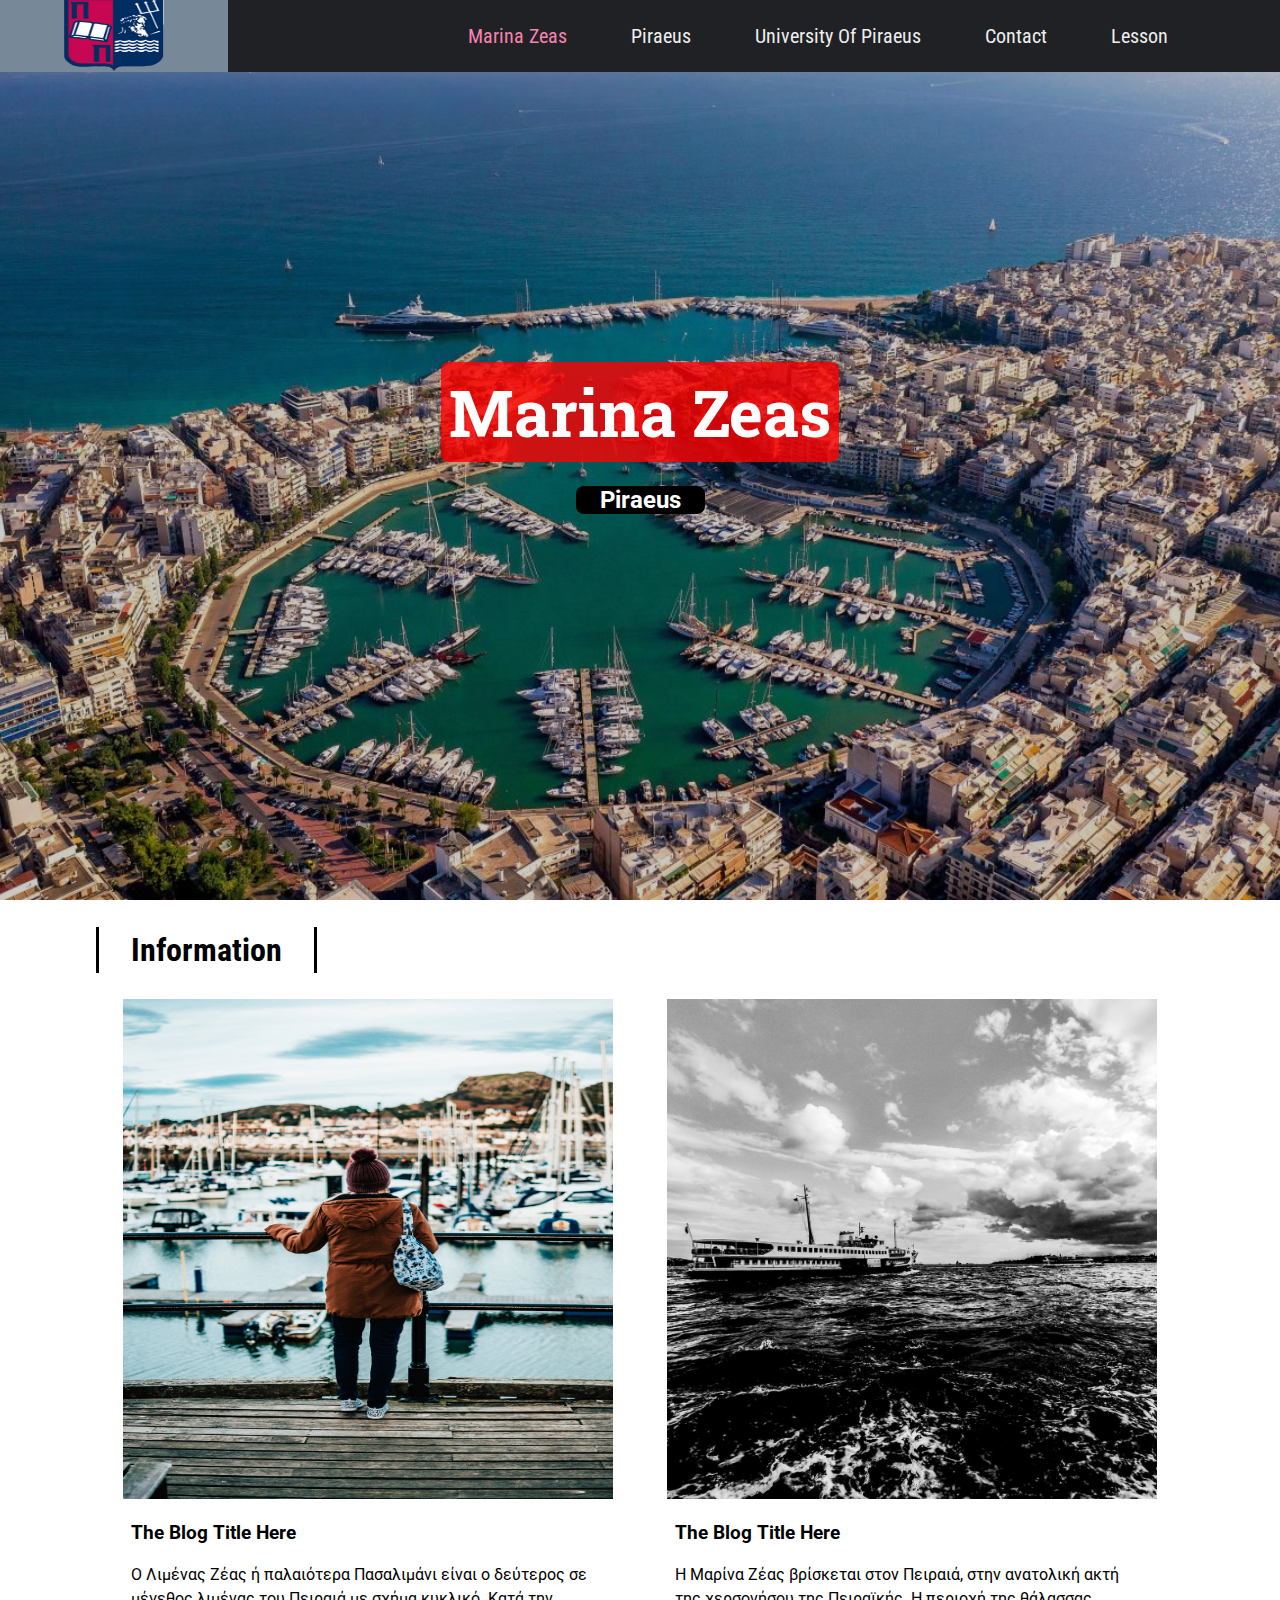
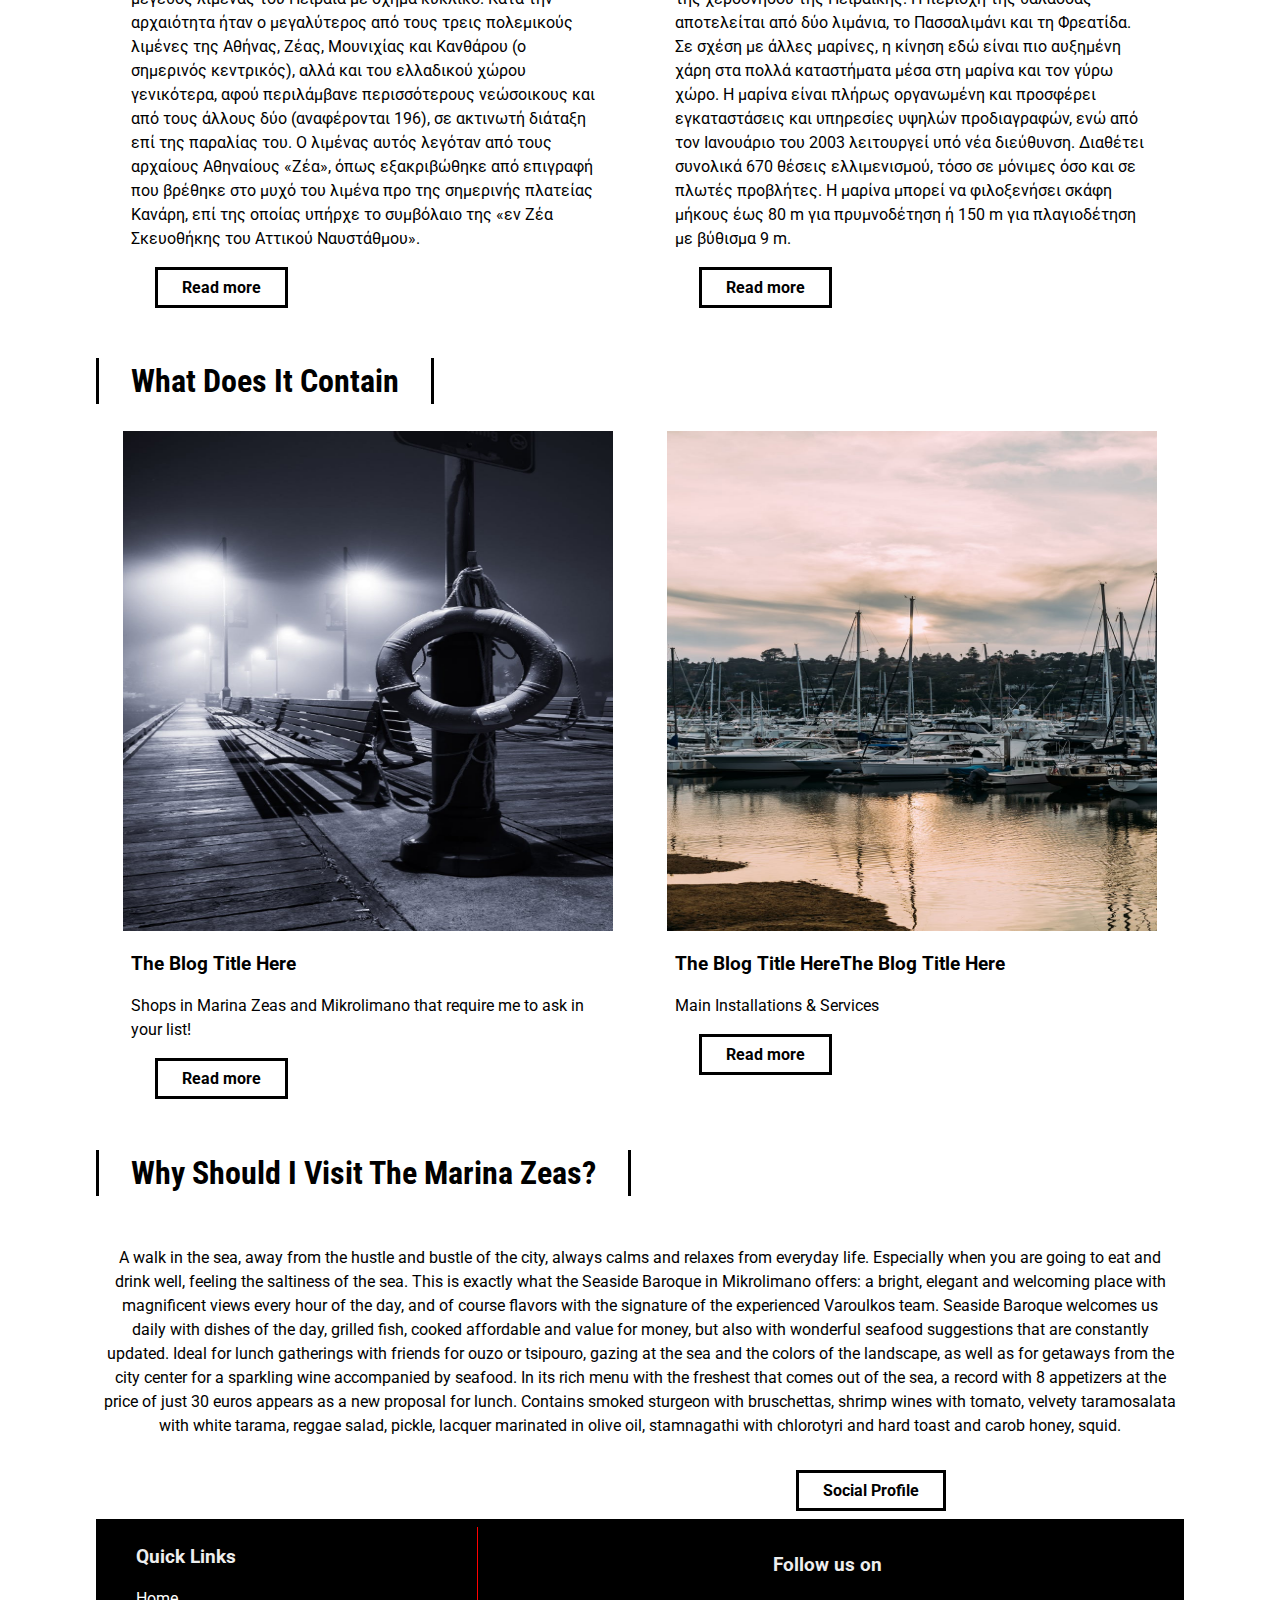
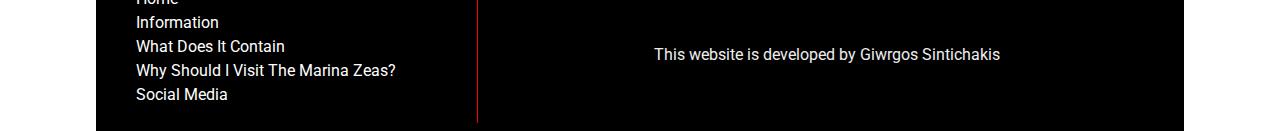
<file: index.html>
<!DOCTYPE html>
<html>
<head>
  <meta charset="UTF-8">
  <meta name-"viewport" content="width=device-width, initial-scale=1.0">
  <meta http-equiv="X-UA-Compatible" content="ie=edge">
  <link rel="stylesheet" href="https://pro.fontawesome.com/releases/v5.10.0/css/all.css" integrity="sha384-AYmEC3Yw5cVb3ZcuHtOA93w35dYTsvhLPVnYs9eStHfGJvOvKxVfELGroGkvsg+p" crossorigin="anonymous"/>
  <link href="https://fonts.googleapis.com/css?family=Roboto|Roboto+Condensed|Roboto+Slab&display=swap" rel="stylesheet">
  <link rel="stylesheet" href="style.css">
  <title>Μαρίνα Ζέας</title>


</head>

<body>
<section id="home">
</section>
  <div id="slideout-menu">
    <ul>
      <li>
        <a href="#">Marina Zeas</a>
      </li>
      <li>
      <a href="piraeus.html">Piraeus</a>
    </li>
      <li>
      <a href="universityofpiraeus.html">University Of Piraeus</a>
    </li>
      <li>
      <a href="contact.html">Contact</a>
    </li>
    <li>
    <a href="lesson.html">Lesson</a>
  </li>
      <li>
        <input type="text" placeholder="Search Here">
      </li>
    </ul>
  </div>

<nav>
<div id="logo-img">
<a href="https://www.unipi.gr/unipi/el/plh-home.html" target="_blank">
  <img src="city.png" alt="University Of Piraeus">
</a>
</div>
<div id="menu-icon">
  <i class="fas fa-bars"></i>
</div>
<ul>
  <li>
    <a class="active" href="#">Marina Zeas</a>
  </li>
  <li>
    <a href="Piraeus.html">Piraeus</a>
</li>
  <li>
  <a href="universityofpiraeus.html">University Of Piraeus</a>
</li>
  <li>
  <a href="contact.html">Contact</a>
</li>
<li>
<a href="lesson.html">Lesson</a>
</li>
  <li>
    <div id="search-icon">
      <i class="fas fa-search"></i>
    </div>
  </li>
</ul>
</nav>

<div id="searchbox">
<input type="text" placeholder="Search Here">
</div>

<div id="banner">
<h1>Marina Zeas</h1>
<h3>Piraeus</h3>
</div>

<section id="information">
</section>
<main>
  <h2 class="section-heading">Ιnformation</h2>
</a>

<section>
  <div class="card">
    <div class="card-image">
      <a href="#fruits">
        <img src="fruits.jpeg" width="400px" height="500px" alt="Card Image">
      </a>
        </div>

        <div class="card-description">
          <a href="#The Blog Title Here">
            <h3>The Blog Title Here</h3>
            </a>
            <p>
              Ο Λιμένας Ζέας ή παλαιότερα Πασαλιμάνι είναι ο δεύτερος σε μέγεθος λιμένας του Πειραιά με σχήμα κυκλικό.

Κατά την αρχαιότητα ήταν ο μεγαλύτερος από τους τρεις πολεμικούς λιμένες της Αθήνας, Ζέας, Μουνιχίας και Κανθάρου (ο σημερινός κεντρικός), αλλά και του ελλαδικού χώρου γενικότερα, αφού περιλάμβανε περισσότερους νεώσοικους και από τους άλλους δύο (αναφέρονται 196), σε ακτινωτή διάταξη επί της παραλίας του. Ο λιμένας αυτός λεγόταν από τους αρχαίους Αθηναίους «Ζέα», όπως εξακριβώθηκε από επιγραφή που βρέθηκε στο μυχό του λιμένα προ της σημερινής πλατείας Κανάρη, επί της οποίας υπήρχε το συμβόλαιο της «εν Ζέα Σκευοθήκης του Αττικού Ναυστάθμου».
            </p>
              <a href="https://el.wikipedia.org/wiki/Λιμένας_Ζέας" target="_blank" class="btn-readmore">Read more</a>
          </div>
      </div>

      <div class="card">
        <div class="card-image">
          <a href="#walk">
            <img src="walk.jpeg" width="400px" height="500px"  alt="Card Image">
          </a>
            </div>

            <div class="card-description">
              <a href="#The Blog Title Here">
                <h3>The Blog Title Here</h3>
                </a>
                <p>
                  Η Μαρίνα Ζέας βρίσκεται στον Πειραιά, στην ανατολική ακτή της χερσονήσου της Πειραϊκής. Η περιοχή της θάλασσας αποτελείται από δύο λιμάνια, το Πασσαλιμάνι και τη Φρεατίδα. Σε σχέση με άλλες μαρίνες, η κίνηση εδώ είναι πιο αυξημένη χάρη στα πολλά καταστήματα μέσα στη μαρίνα και τον γύρω χώρο.
  Η μαρίνα είναι πλήρως οργανωμένη και προσφέρει εγκαταστάσεις και υπηρεσίες υψηλών προδιαγραφών, ενώ από τον Ιανουάριο του 2003 λειτουργεί υπό νέα διεύθυνση. Διαθέτει συνολικά 670 θέσεις ελλιμενισμού, τόσο σε μόνιμες όσο και σε πλωτές προβλήτες. Η μαρίνα μπορεί να φιλοξενήσει σκάφη μήκους έως 80 m για πρυμνοδέτηση ή 150 m για πλαγιοδέτηση με βύθισμα 9 m.
                </p>
                  <a href="https://greek-marinas.gr/el/marinas/zea-marina/" target="_blank" class="btn-readmore">Read more</a>
              </div>
          </div>
</section>

<section id="what does it contain">
</section>
<h2 class="section-heading">What Does It Contain</h2>

<section>
  <div class="card">
    <div class="card-image">
      <a href="#road">
        <img src="road.jpeg" width="400" height="500" alt="Card Image">
      </a>
        </div>

        <div class="card-description">
          <a href="#The Blog Title Here">
            <h3>The Blog Title Here</h3>
            </a>
            <p>
              Shops in Marina Zeas and Mikrolimano that require me to ask in your list!
            </p>
              <a href="https://www.athensmagazine.gr/article/athens-guide/359273-4-1-magazia-se-marina-zeas-kai-mikrolimano-poy-prepei-na-prosthesete-sti-lista-sas" target="_blank" class="btn-readmore">Read more</a>
          </div>
      </div>

      <div class="card">
        <div class="card-image">
          <a href="#london">
            <img src="london.jpeg" width="400" height="500" alt="Card Image">
          </a>
            </div>

            <div class="card-description">
              <a href="#The Blog Title Here">
                <h3>The Blog Title HereThe Blog Title Here</h3>
                </a>
                <p>

                  Main Installations & Services

                </p>
                  <a href="http://grecorama.com/el/marina-zeas/" target="_blank" class="btn-readmore">Read more</a>
              </div>
          </div>
</section>

<section id="why should i visit the marina zea?">
</section>
<h2 class="section-heading">Why Should I Visit The Marina Zeas?</h2>

<section id="section-source">
  <p>
  A walk in the sea, away from the hustle and bustle of the city, always calms and relaxes from everyday life. Especially when you are going to eat and drink well, feeling the saltiness of the sea. This is exactly what the Seaside Baroque in Mikrolimano offers: a bright, elegant and welcoming place with magnificent views every hour of the day, and of course flavors with the signature of the experienced Varoulkos team. Seaside Baroque welcomes us daily with dishes of the day, grilled fish, cooked affordable and value for money, but also with wonderful seafood suggestions that are constantly updated. Ideal for lunch gatherings with friends for ouzo or tsipouro, gazing at the sea and the colors of the landscape, as well as for getaways from the city center for a sparkling wine accompanied by seafood. In its rich menu with the freshest that comes out of the sea, a record with 8 appetizers at the price of just 30 euros appears as a new proposal for lunch. Contains smoked sturgeon with bruschettas, shrimp wines with tomato, velvety taramosalata with white tarama, reggae salad, pickle, lacquer marinated in olive oil, stamnagathi with chlorotyri and hard toast and carob honey, squid.
  </p>
  <section id="social profile">
  </section>
    <a href="#social profile" class="btn-readmore" >Social Profile</a>
</section>

<footer>
  <div id="left-footer">
    <h3>Quick Links</h3>
    <p>
      <ul>
        <li>
          <a href="#home">Home</a>
        </li>
        <li>
          <a href="#information">Ιnformation</a>
        </li>
        <li>
          <a href="#what does it contain">What Does It Contain</a>
        </li>
        <li>
          <a href="#why should i visit the marina zea?">Why Should I Visit The Marina Zeas?</a>
        </li>
        <li>
          <a href="#social media">Social Media</a>
        </li>
      </ul>
    </p>
    </div>

    <div id="right-footer">
      <h3>Follow us on</h3>
      <div id="social-media-footer">
        <ul>
          <li>
            <a href="#facebook">
              <i class="fab fa-facebook"></i>
            </a>
          </li>
          <li>
          <a href="#youtube">
              <i class="fab fa-youtube"></i>
            </a>
          </li>
          <li>
            <a href="#twitter">
              <i class="fab fa-twitter"></i>
            </a>
          </li>
          </ul>
    </div>
    <p>This website is developed by Giwrgos Sintichakis</p>
  </div>
</footer>

</main>

<script src="main.js"></script>

</body>

</html>
</file>
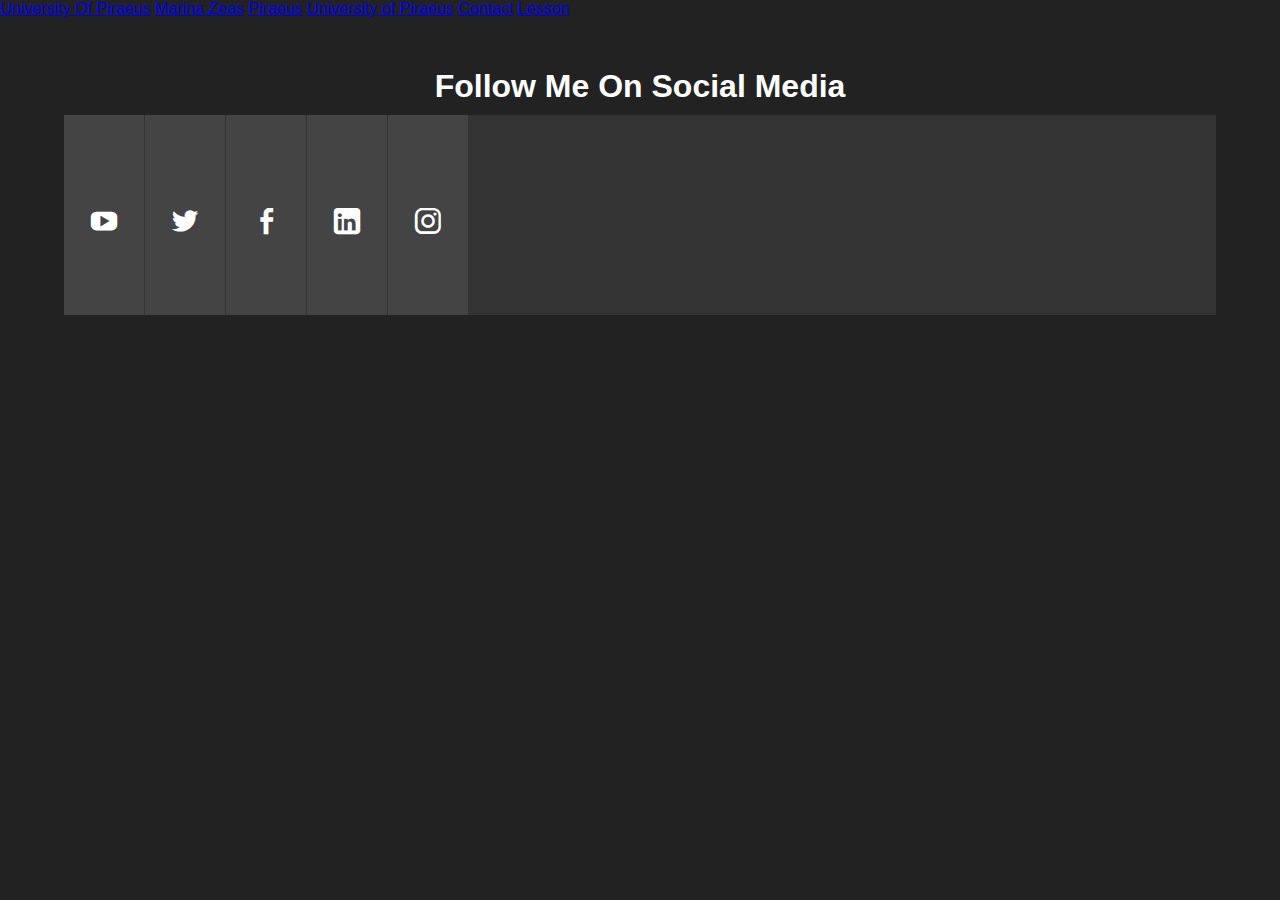
<file: contact.html>
<!DOCTYPE html>
<html>
  <head>
    <meta charset="utf-8">
    <meta name="viewport" content="width=device-width, initial-scale-1.0">
    <meta http-equiv="X-UA-Compatible" content="ie=edge">
    <link rel="stylesheet" href="https://www.w3schools.com/lib/w3.css">
    <link rel="stylesheet" href="https://maxcdn.bootstrapcdn.com/font-awesome/4.7.0/css/font-awesome.min.css">
    <link rel="stylesheet" href="style4.css">
    <title>Επικοινωνία</title>
  </head>
  <body>
    <div class="w3-top">
    <div class="w3-bar w3-black">
      <a href="https://www.unipi.gr/unipi/el/plh-home.html" target="_blank">
      <span class="branding w3-bar-item w3-mobile">University Of Piraeus</span></a>
      <span class="w3-right w3-mobile">
      <a class="w3-bar-item w3-button w3-mobile w3-hover-red" href="index.html">Marina Zeas</a>
      <a class="w3-bar-item w3-button w3-mobile w3-hover-red" href="Piraeus.html">Piraeus</a>
      <a class="w3-bar-item w3-button w3-mobile w3-hover-red" href="universityofpiraeus.html">University of Piraeus</a>
      <a class="w3-bar-item w3-button w3-mobile w3-hover-red" href="#">Contact</a>
      <a class="w3-bar-item w3-button w3-mobile w3-hover-red" href="lesson.html">Lesson</a>
      </span>
    </div>
    </div>
<div class="container">
  <header>
    <h1>Follow Me On Social Media</h1>
  </header>
  <ul class="accordion">
    <li class="tab">
      <div class="social youtube">
        <a href="https://www.youtube.com" target="_blank">Youtube</a>
      </div>
      <div class="content">
        <h1>YouTube</h1>
        <p>Giwrgos Sintichakis</p>
    </div>
    </li>
    <li class="tab">
      <div class="social twitter">
        <a href="https://twitter.com/explore" target="_blank">Twitter</a>
      </div>
      <div class="content">
        <h1>Twitter</h1>
        <p>Giwrgos Sintichakis</p>
      </div>
    </li>
    <li class="tab">
      <div class="social facebook">
        <a href="https://www.facebook.com/giwrgos.sintichakis" target="_blank">Facebook</a>
      </div>
      <div class="content">
        <h1>Facebook</h1>
        <p>Giwrgos Sintichakis</p>
      </div>
    </li>
    <li class="tab">
      <div class="social linkedin">
        <a href="https://gr.linkedin.com" target="_blank">Linkedin</a>
      </div>
      <div class="content">
        <h1>Linkedin</h1>
        <p>Giwrgos Sintichakis</p>
      </div>
    </li>
    <li class="tab">
      <div class="social instagram">
        <a href="https://www.instagram.com/giwrgos_sintichakis/" target="_blank">Instagram</a>
      </div>
      <div class="content">
        <h1>Instagram</h1>
        <p>Giwrgos Sintichakis</p>
      </div>
    </li>
  </ul>
</div>
  </body>
  </html>
</file>
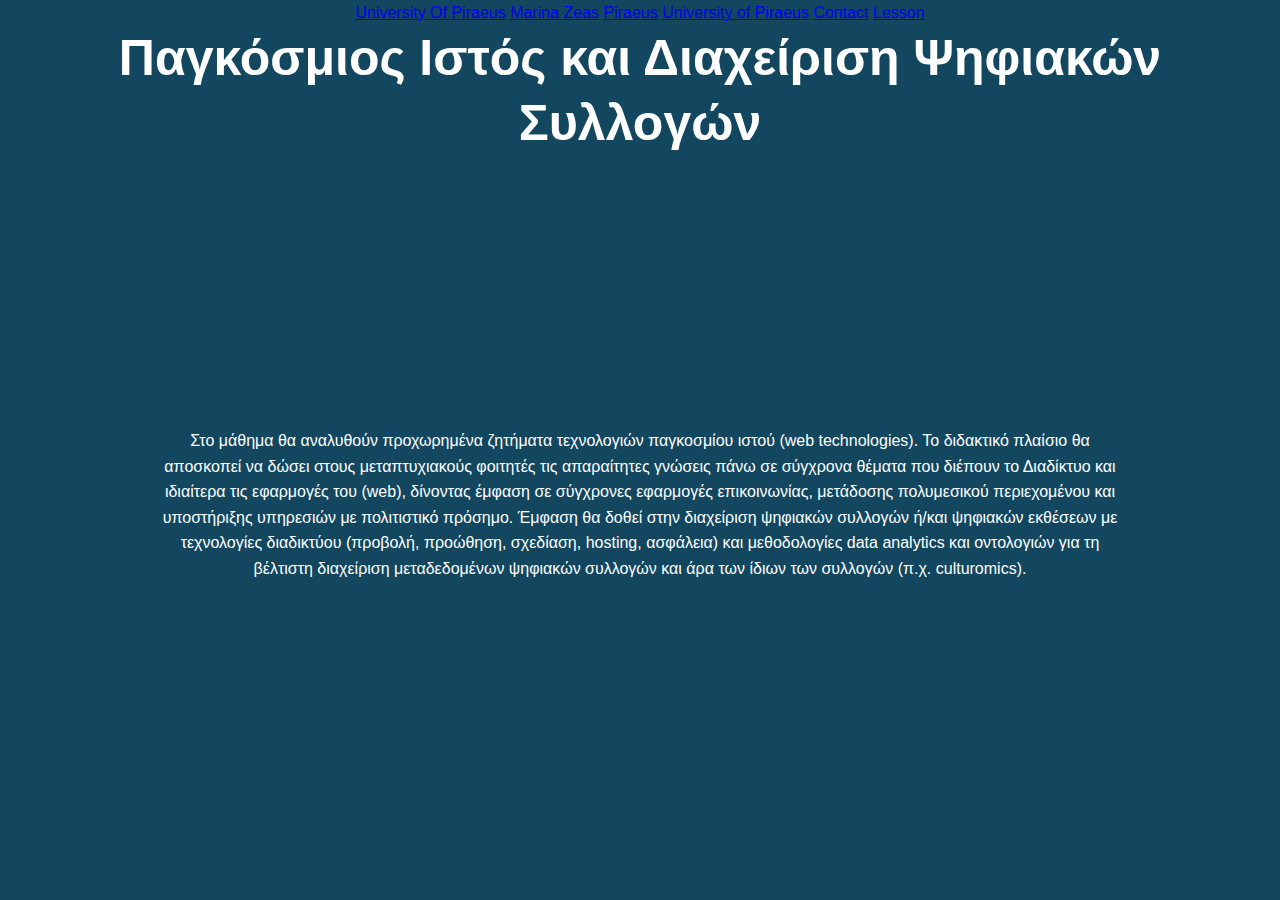
<file: Lesson.html>
<!DOCTYPE html>
<html>
  <head>
    <meta charset="utf-8">
    <meta name="viewport" content="width=device-width,initial-scale=1.0">
    <meta http-equiv="X-UA-Compatible" content="ie=edge">
    <link rel="stylesheet" href="https://www.w3schools.com/lib/w3.css">
    <link rel="stylesheet" href="https://maxcdn.bootstrapcdn.com/font-awesome/4.7.0/css/font-awesome.min.css">
    <link rel="stylesheet" href="style5.css">
    <title>Lesson</title>
  </head>
  <body>
    <div class="w3-top">
    <div class="w3-bar w3-black">
      <a href="https://www.unipi.gr/unipi/el/plh-home.html" target="_blank">
      <span class="branding w3-bar-item w3-mobile">University Of Piraeus</span></a>
      <span class="w3-right w3-mobile">
      <a class="w3-bar-item w3-button w3-mobile w3-hover-red" href="index.html">Marina Zeas</a>
      <a class="w3-bar-item w3-button w3-mobile w3-hover-red" href="piraeus.html">Piraeus</a>
      <a class="w3-bar-item w3-button w3-mobile w3-hover-red" href="university of piraeus.html">University of Piraeus</a>
      <a class="w3-bar-item w3-button w3-mobile w3-hover-red" href="contact.html">Contact</a>
      <a class="w3-bar-item w3-button w3-mobile w3-hover-red" href="#">Lesson</a>
      </span>
    </div>
    </div>
      <header id="showcase">
        <h1>Παγκόσμιος Ιστός και Διαχείριση Ψηφιακών Συλλογών</h1>
      </header>
      <br><br><br><br>
      <div id="content" class="container">
Στο μάθημα θα αναλυθούν προχωρημένα ζητήματα τεχνολογιών παγκοσμίου ιστού (web technologies). Το διδακτικό πλαίσιο θα αποσκοπεί να δώσει στους μεταπτυχιακούς φοιτητές τις απαραίτητες γνώσεις πάνω σε σύγχρονα θέματα που διέπουν το Διαδίκτυο και ιδιαίτερα τις εφαρμογές του (web), δίνοντας έμφαση σε σύγχρονες εφαρμογές επικοινωνίας, μετάδοσης πολυμεσικού περιεχομένου και υποστήριξης υπηρεσιών με πολιτιστικό πρόσημο. Έμφαση θα δοθεί στην διαχείριση ψηφιακών συλλογών ή/και ψηφιακών εκθέσεων με τεχνολογίες διαδικτύου (προβολή, προώθηση, σχεδίαση, hosting, ασφάλεια) και μεθοδολογίες data analytics και οντολογιών για τη βέλτιστη διαχείριση μεταδεδομένων ψηφιακών συλλογών και άρα των ίδιων των συλλογών (π.χ. culturomics).      </div>
      <a href="#" class="btn">Giwrgos Sintichakis</a>
  </body>
</html>
</file>
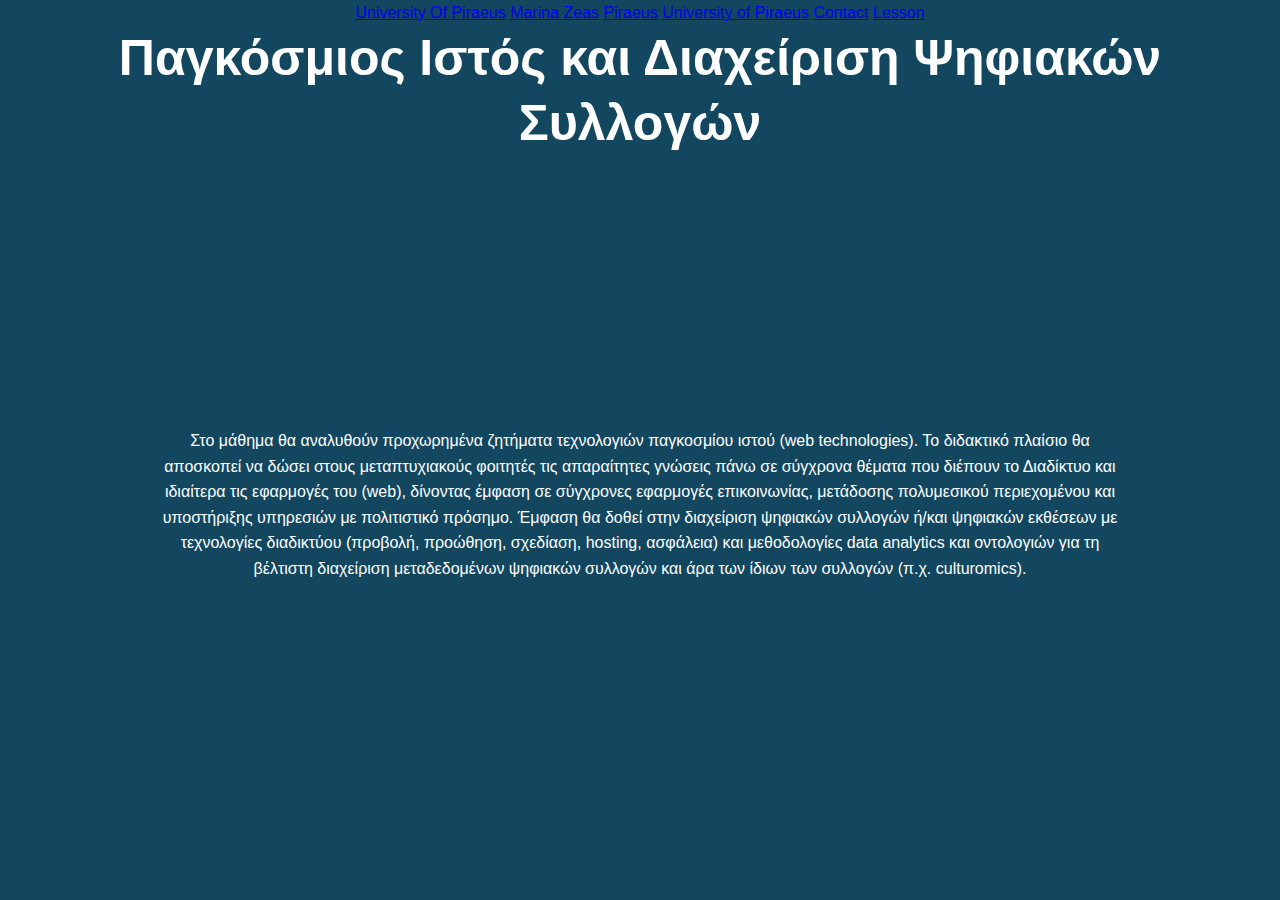
<file: lesson.html>
<!DOCTYPE html>
<html>
  <head>
    <meta charset="utf-8">
    <meta name="viewport" content="width=device-width,initial-scale=1.0">
    <meta http-equiv="X-UA-Compatible" content="ie=edge">
    <link rel="stylesheet" href="https://www.w3schools.com/lib/w3.css">
    <link rel="stylesheet" href="https://maxcdn.bootstrapcdn.com/font-awesome/4.7.0/css/font-awesome.min.css">
    <link rel="stylesheet" href="style5.css">
    <title>Lesson</title>
  </head>
  <body>
    <div class="w3-top">
    <div class="w3-bar w3-black">
      <a href="https://www.unipi.gr/unipi/el/plh-home.html" target="_blank">
      <span class="branding w3-bar-item w3-mobile">University Of Piraeus</span></a>
      <span class="w3-right w3-mobile">
      <a class="w3-bar-item w3-button w3-mobile w3-hover-red" href="index.html">Marina Zeas</a>
      <a class="w3-bar-item w3-button w3-mobile w3-hover-red" href="Piraeus.html">Piraeus</a>
      <a class="w3-bar-item w3-button w3-mobile w3-hover-red" href="university of piraeus.html">University of Piraeus</a>
      <a class="w3-bar-item w3-button w3-mobile w3-hover-red" href="contact.html">Contact</a>
      <a class="w3-bar-item w3-button w3-mobile w3-hover-red" href="#">Lesson</a>
      </span>
    </div>
    </div>
      <header id="showcase">
        <h1>Παγκόσμιος Ιστός και Διαχείριση Ψηφιακών Συλλογών</h1>
      </header>
      <br><br><br><br>
      <div id="content" class="container">
Στο μάθημα θα αναλυθούν προχωρημένα ζητήματα τεχνολογιών παγκοσμίου ιστού (web technologies). Το διδακτικό πλαίσιο θα αποσκοπεί να δώσει στους μεταπτυχιακούς φοιτητές τις απαραίτητες γνώσεις πάνω σε σύγχρονα θέματα που διέπουν το Διαδίκτυο και ιδιαίτερα τις εφαρμογές του (web), δίνοντας έμφαση σε σύγχρονες εφαρμογές επικοινωνίας, μετάδοσης πολυμεσικού περιεχομένου και υποστήριξης υπηρεσιών με πολιτιστικό πρόσημο. Έμφαση θα δοθεί στην διαχείριση ψηφιακών συλλογών ή/και ψηφιακών εκθέσεων με τεχνολογίες διαδικτύου (προβολή, προώθηση, σχεδίαση, hosting, ασφάλεια) και μεθοδολογίες data analytics και οντολογιών για τη βέλτιστη διαχείριση μεταδεδομένων ψηφιακών συλλογών και άρα των ίδιων των συλλογών (π.χ. culturomics).      </div>
      <a href="#" class="btn">Giwrgos Sintichakis</a>
  </body>
</html>
</file>
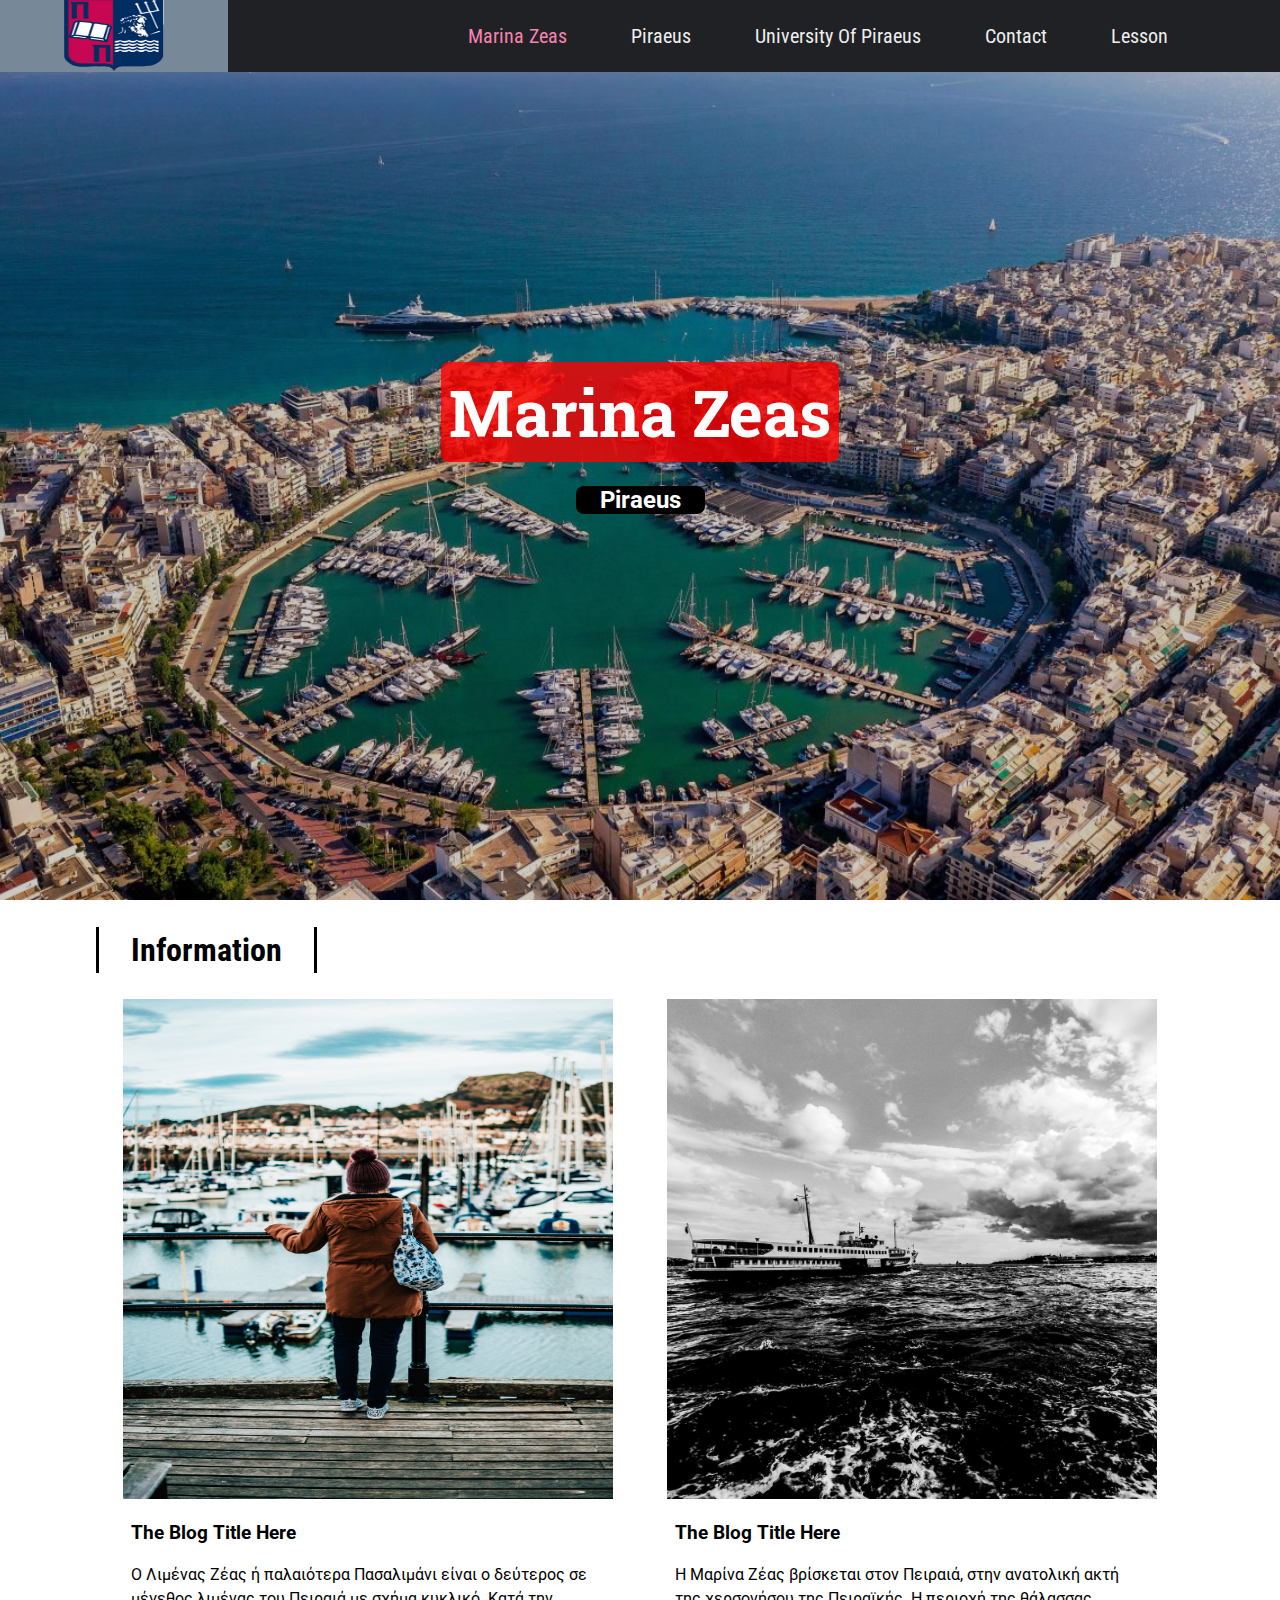
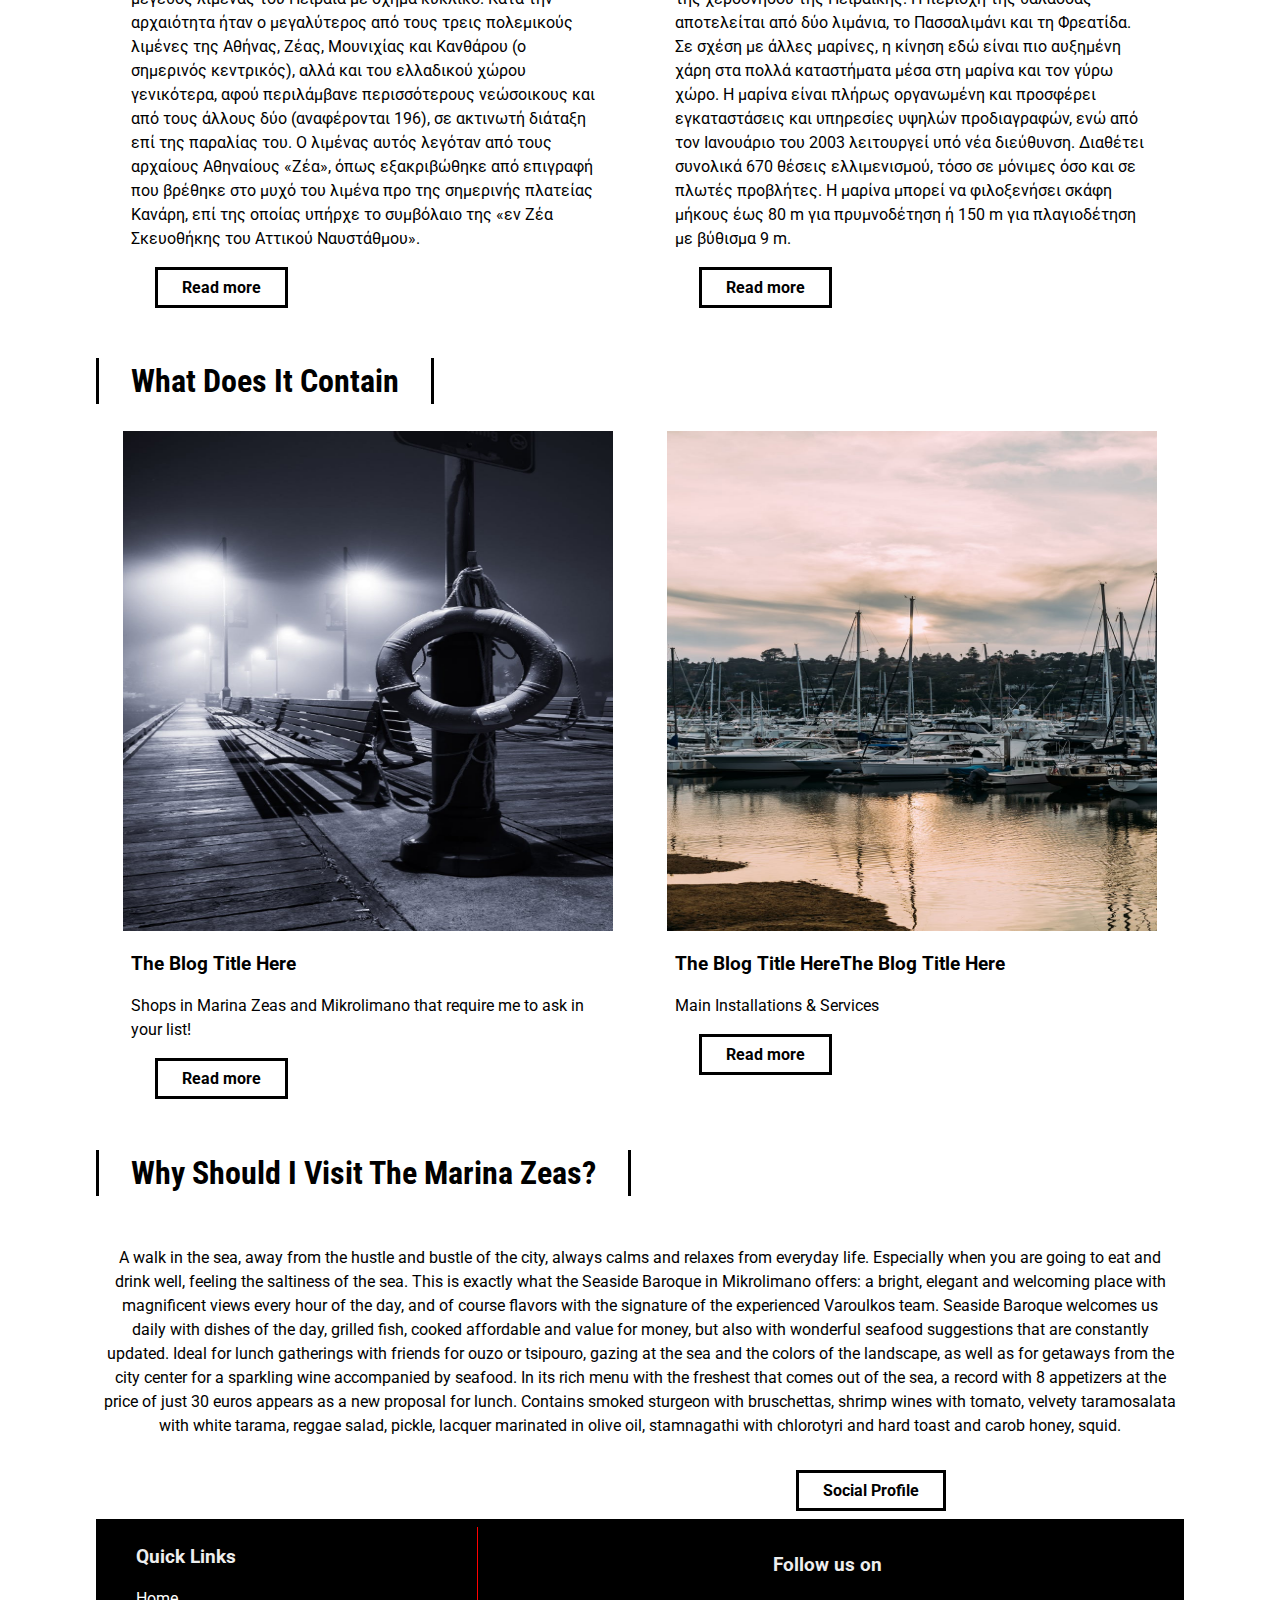
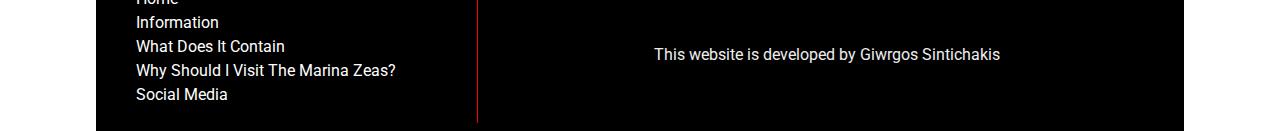
<file: Marina Zeas.html>
<!DOCTYPE html>
<html>
<head>
  <meta charset="UTF-8">
  <meta name-"viewport" content="width=device-width, initial-scale=1.0">
  <meta http-equiv="X-UA-Compatible" content="ie=edge">
  <link rel="stylesheet" href="https://pro.fontawesome.com/releases/v5.10.0/css/all.css" integrity="sha384-AYmEC3Yw5cVb3ZcuHtOA93w35dYTsvhLPVnYs9eStHfGJvOvKxVfELGroGkvsg+p" crossorigin="anonymous"/>
  <link href="https://fonts.googleapis.com/css?family=Roboto|Roboto+Condensed|Roboto+Slab&display=swap" rel="stylesheet">
  <link rel="stylesheet" href="style.css">
  <title>Μαρίνα Ζέας</title>


</head>

<body>
<section id="home">
</section>
  <div id="slideout-menu">
    <ul>
      <li>
        <a href="#">Marina Zeas</a>
      </li>
      <li>
      <a href="piraeus.html">Piraeus</a>
    </li>
      <li>
      <a href="university of piraeus.html">University Of Piraeus</a>
    </li>
      <li>
      <a href="contact.html">Contact</a>
    </li>
    <li>
    <a href="lesson.html">Lesson</a>
  </li>
      <li>
        <input type="text" placeholder="Search Here">
      </li>
    </ul>
  </div>

<nav>
<div id="logo-img">
<a href="https://www.unipi.gr/unipi/el/plh-home.html" target="_blank">
  <img src="city.png" alt="University Of Piraeus">
</a>
</div>
<div id="menu-icon">
  <i class="fas fa-bars"></i>
</div>
<ul>
  <li>
    <a class="active" href="#">Marina Zeas</a>
  </li>
  <li>
    <a href="Piraeus.html">Piraeus</a>
</li>
  <li>
  <a href="university of piraeus.html">University Of Piraeus</a>
</li>
  <li>
  <a href="contact.html">Contact</a>
</li>
<li>
<a href="lesson.html">Lesson</a>
</li>
  <li>
    <div id="search-icon">
      <i class="fas fa-search"></i>
    </div>
  </li>
</ul>
</nav>

<div id="searchbox">
<input type="text" placeholder="Search Here">
</div>

<div id="banner">
<h1>Marina Zeas</h1>
<h3>Piraeus</h3>
</div>

<section id="information">
</section>
<main>
  <h2 class="section-heading">Ιnformation</h2>
</a>

<section>
  <div class="card">
    <div class="card-image">
      <a href="#fruits">
        <img src="fruits.jpeg" width="400px" height="500px" alt="Card Image">
      </a>
        </div>

        <div class="card-description">
          <a href="#The Blog Title Here">
            <h3>The Blog Title Here</h3>
            </a>
            <p>
              Ο Λιμένας Ζέας ή παλαιότερα Πασαλιμάνι είναι ο δεύτερος σε μέγεθος λιμένας του Πειραιά με σχήμα κυκλικό.

Κατά την αρχαιότητα ήταν ο μεγαλύτερος από τους τρεις πολεμικούς λιμένες της Αθήνας, Ζέας, Μουνιχίας και Κανθάρου (ο σημερινός κεντρικός), αλλά και του ελλαδικού χώρου γενικότερα, αφού περιλάμβανε περισσότερους νεώσοικους και από τους άλλους δύο (αναφέρονται 196), σε ακτινωτή διάταξη επί της παραλίας του. Ο λιμένας αυτός λεγόταν από τους αρχαίους Αθηναίους «Ζέα», όπως εξακριβώθηκε από επιγραφή που βρέθηκε στο μυχό του λιμένα προ της σημερινής πλατείας Κανάρη, επί της οποίας υπήρχε το συμβόλαιο της «εν Ζέα Σκευοθήκης του Αττικού Ναυστάθμου».
            </p>
              <a href="https://el.wikipedia.org/wiki/Λιμένας_Ζέας" target="_blank" class="btn-readmore">Read more</a>
          </div>
      </div>

      <div class="card">
        <div class="card-image">
          <a href="#walk">
            <img src="walk.jpeg" width="400px" height="500px"  alt="Card Image">
          </a>
            </div>

            <div class="card-description">
              <a href="#The Blog Title Here">
                <h3>The Blog Title Here</h3>
                </a>
                <p>
                  Η Μαρίνα Ζέας βρίσκεται στον Πειραιά, στην ανατολική ακτή της χερσονήσου της Πειραϊκής. Η περιοχή της θάλασσας αποτελείται από δύο λιμάνια, το Πασσαλιμάνι και τη Φρεατίδα. Σε σχέση με άλλες μαρίνες, η κίνηση εδώ είναι πιο αυξημένη χάρη στα πολλά καταστήματα μέσα στη μαρίνα και τον γύρω χώρο.
  Η μαρίνα είναι πλήρως οργανωμένη και προσφέρει εγκαταστάσεις και υπηρεσίες υψηλών προδιαγραφών, ενώ από τον Ιανουάριο του 2003 λειτουργεί υπό νέα διεύθυνση. Διαθέτει συνολικά 670 θέσεις ελλιμενισμού, τόσο σε μόνιμες όσο και σε πλωτές προβλήτες. Η μαρίνα μπορεί να φιλοξενήσει σκάφη μήκους έως 80 m για πρυμνοδέτηση ή 150 m για πλαγιοδέτηση με βύθισμα 9 m.
                </p>
                  <a href="https://greek-marinas.gr/el/marinas/zea-marina/" target="_blank" class="btn-readmore">Read more</a>
              </div>
          </div>
</section>

<section id="what does it contain">
</section>
<h2 class="section-heading">What Does It Contain</h2>

<section>
  <div class="card">
    <div class="card-image">
      <a href="#road">
        <img src="road.jpeg" width="400" height="500" alt="Card Image">
      </a>
        </div>

        <div class="card-description">
          <a href="#The Blog Title Here">
            <h3>The Blog Title Here</h3>
            </a>
            <p>
              Shops in Marina Zeas and Mikrolimano that require me to ask in your list!
            </p>
              <a href="https://www.athensmagazine.gr/article/athens-guide/359273-4-1-magazia-se-marina-zeas-kai-mikrolimano-poy-prepei-na-prosthesete-sti-lista-sas" target="_blank" class="btn-readmore">Read more</a>
          </div>
      </div>

      <div class="card">
        <div class="card-image">
          <a href="#london">
            <img src="london.jpeg" width="400" height="500" alt="Card Image">
          </a>
            </div>

            <div class="card-description">
              <a href="#The Blog Title Here">
                <h3>The Blog Title HereThe Blog Title Here</h3>
                </a>
                <p>

                  Main Installations & Services

                </p>
                  <a href="http://grecorama.com/el/marina-zeas/" target="_blank" class="btn-readmore">Read more</a>
              </div>
          </div>
</section>

<section id="why should i visit the marina zea?">
</section>
<h2 class="section-heading">Why Should I Visit The Marina Zeas?</h2>

<section id="section-source">
  <p>
  A walk in the sea, away from the hustle and bustle of the city, always calms and relaxes from everyday life. Especially when you are going to eat and drink well, feeling the saltiness of the sea. This is exactly what the Seaside Baroque in Mikrolimano offers: a bright, elegant and welcoming place with magnificent views every hour of the day, and of course flavors with the signature of the experienced Varoulkos team. Seaside Baroque welcomes us daily with dishes of the day, grilled fish, cooked affordable and value for money, but also with wonderful seafood suggestions that are constantly updated. Ideal for lunch gatherings with friends for ouzo or tsipouro, gazing at the sea and the colors of the landscape, as well as for getaways from the city center for a sparkling wine accompanied by seafood. In its rich menu with the freshest that comes out of the sea, a record with 8 appetizers at the price of just 30 euros appears as a new proposal for lunch. Contains smoked sturgeon with bruschettas, shrimp wines with tomato, velvety taramosalata with white tarama, reggae salad, pickle, lacquer marinated in olive oil, stamnagathi with chlorotyri and hard toast and carob honey, squid.
  </p>
  <section id="social profile">
  </section>
    <a href="#social profile" class="btn-readmore" >Social Profile</a>
</section>

<footer>
  <div id="left-footer">
    <h3>Quick Links</h3>
    <p>
      <ul>
        <li>
          <a href="#home">Home</a>
        </li>
        <li>
          <a href="#information">Ιnformation</a>
        </li>
        <li>
          <a href="#what does it contain">What Does It Contain</a>
        </li>
        <li>
          <a href="#why should i visit the marina zea?">Why Should I Visit The Marina Zeas?</a>
        </li>
        <li>
          <a href="#social media">Social Media</a>
        </li>
      </ul>
    </p>
    </div>

    <div id="right-footer">
      <h3>Follow us on</h3>
      <div id="social-media-footer">
        <ul>
          <li>
            <a href="#facebook">
              <i class="fab fa-facebook"></i>
            </a>
          </li>
          <li>
          <a href="#youtube">
              <i class="fab fa-youtube"></i>
            </a>
          </li>
          <li>
            <a href="#twitter">
              <i class="fab fa-twitter"></i>
            </a>
          </li>
          </ul>
    </div>
    <p>This website is developed by Giwrgos Sintichakis</p>
  </div>
</footer>

</main>

<script src="main.js"></script>

</body>

</html>
</file>
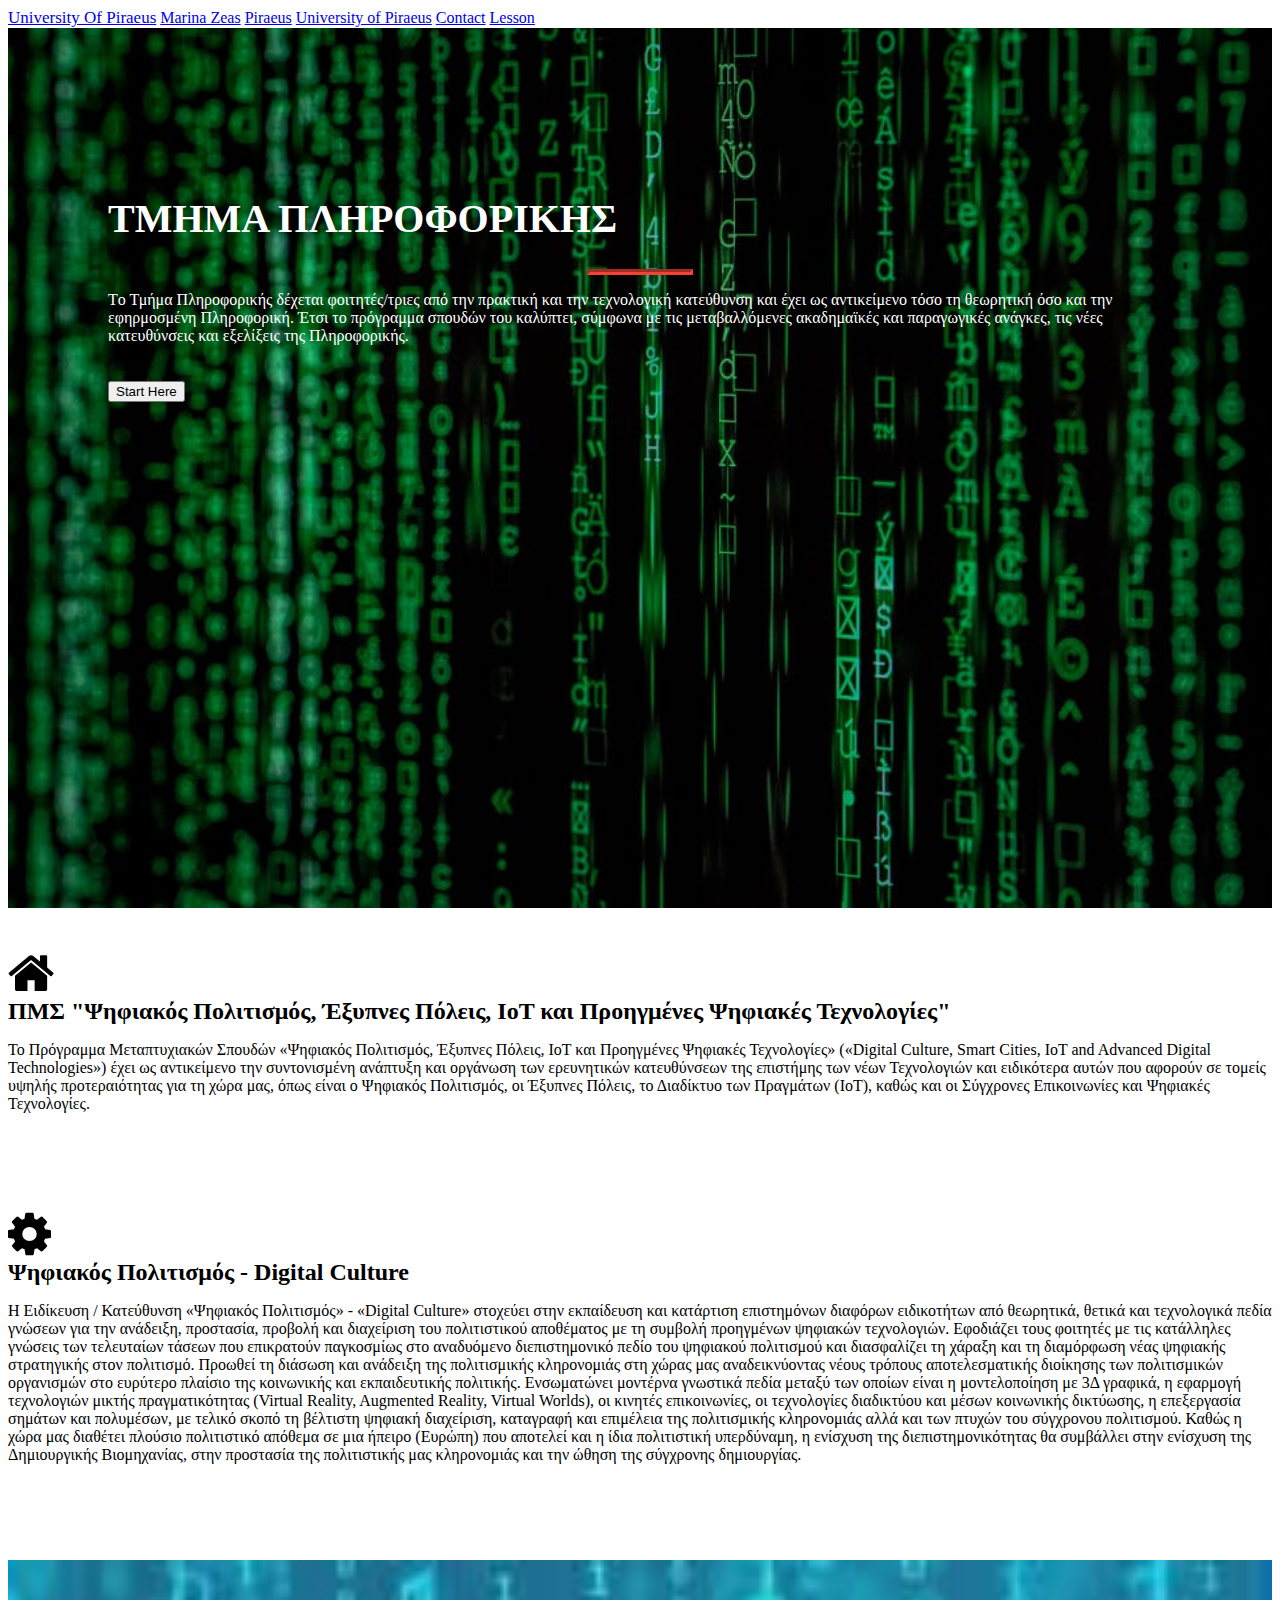
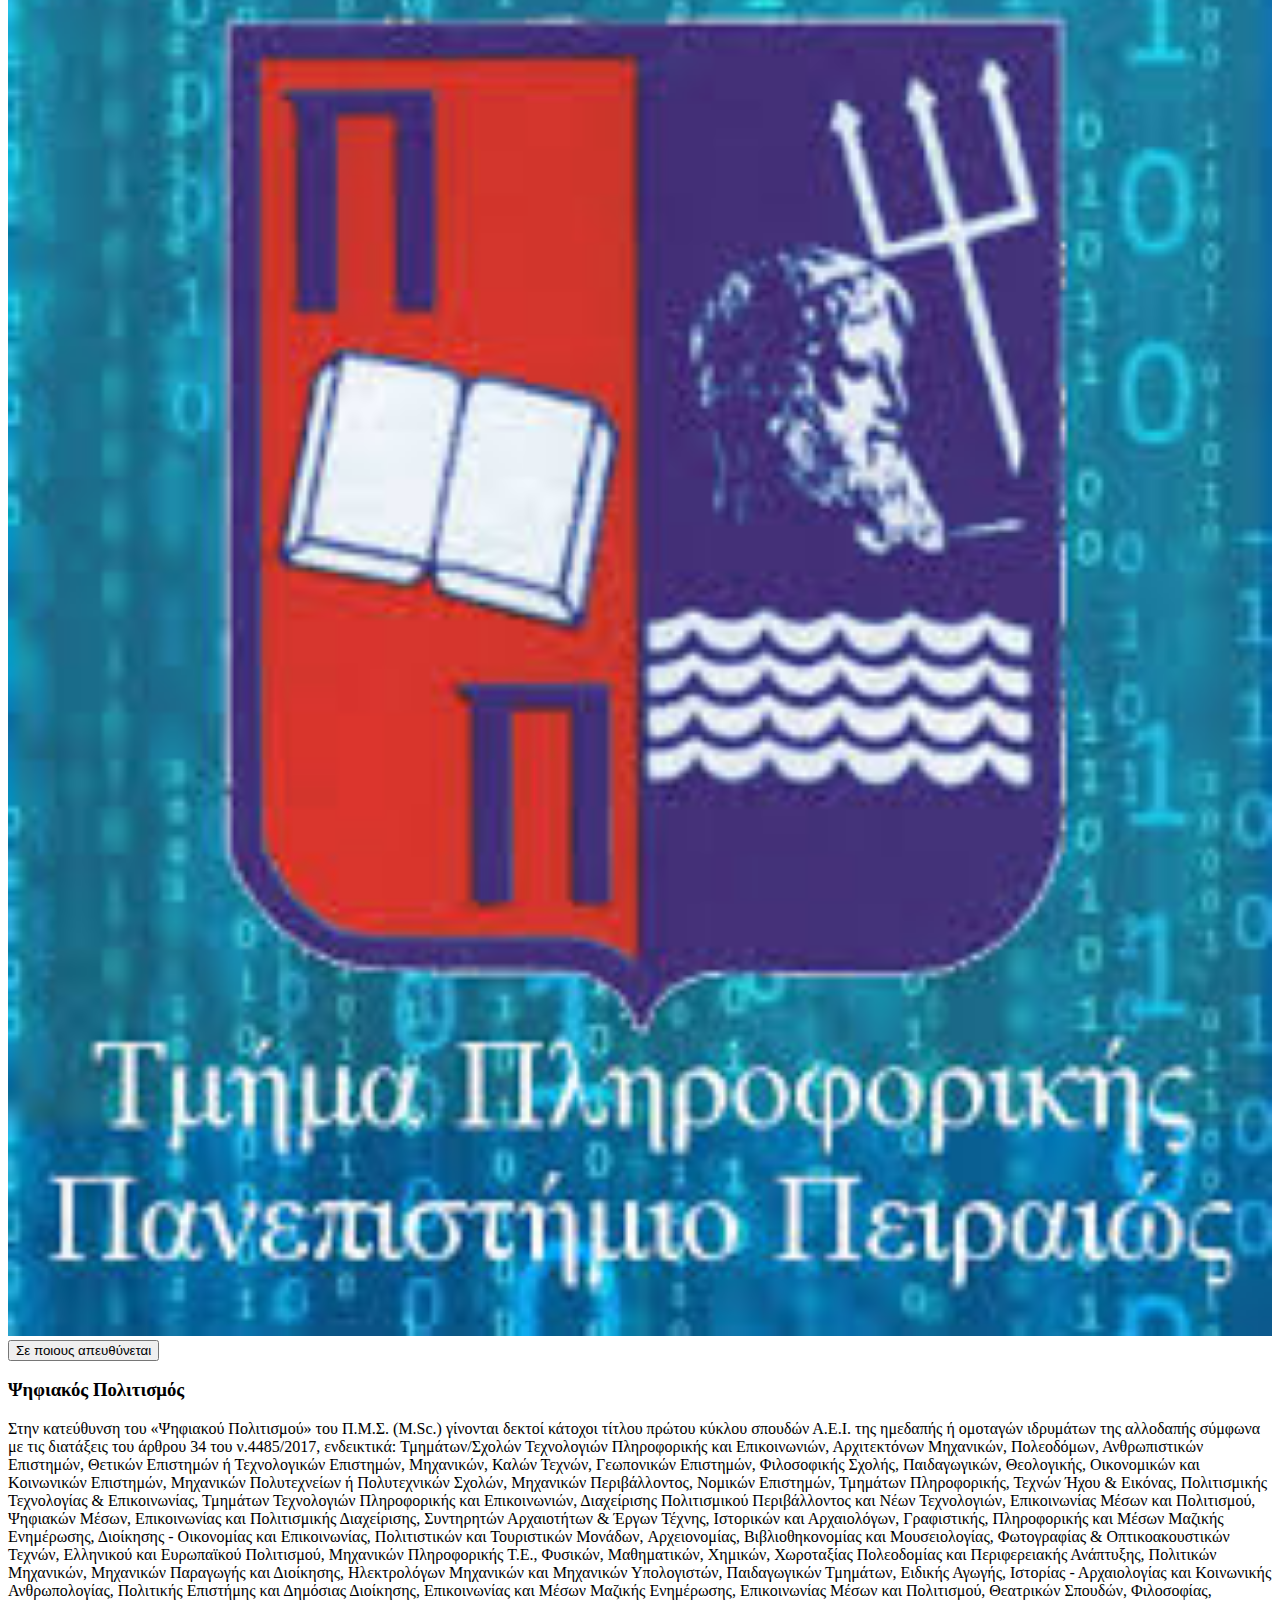
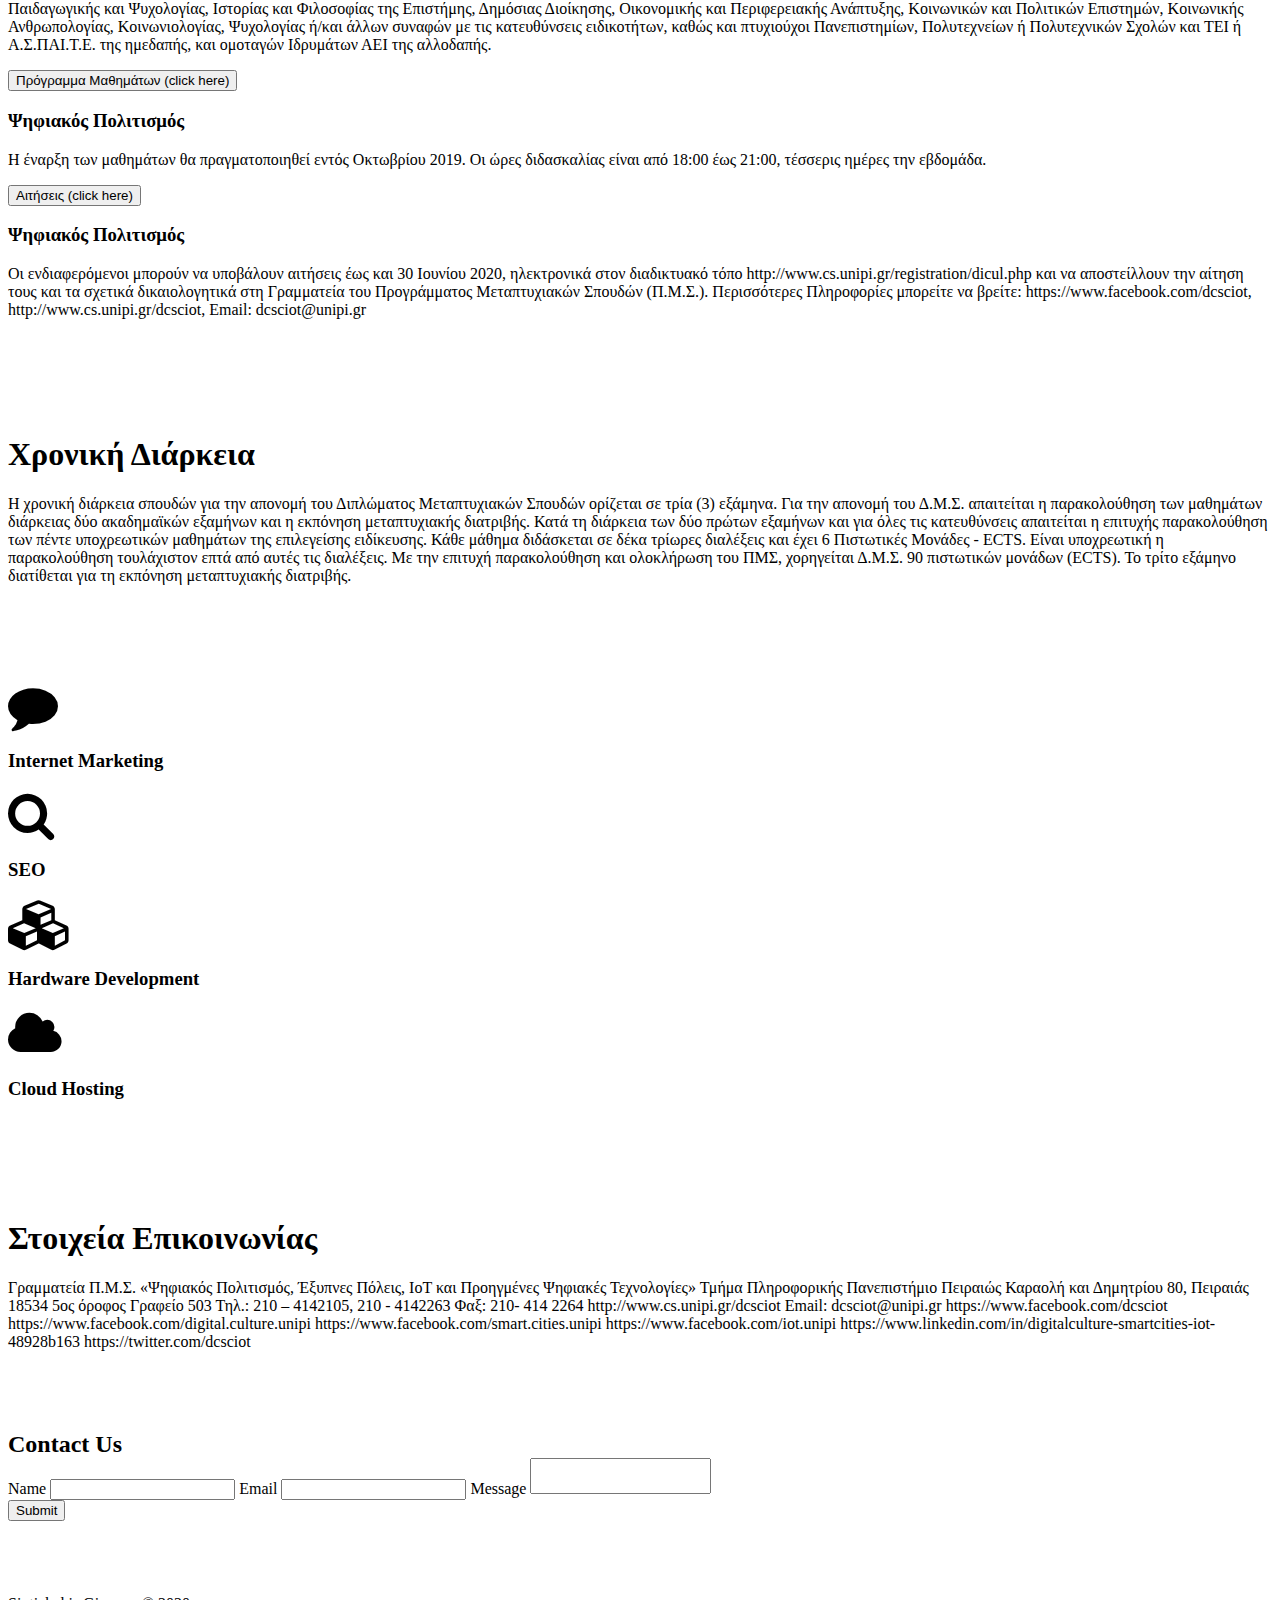
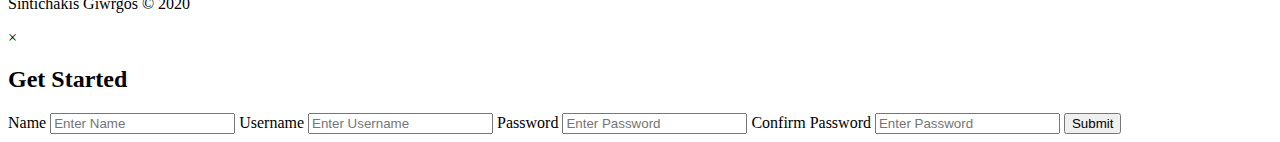
<file: University Of Piraeus.html>
<!DOCTYPE html>
<html>
  <head>
    <meta charset="utf-8">
    <title>University Of Piraeus</title>
    <meta name="viewport" content="width=device-width, initial-scale=1">
    <link rel="stylesheet" href="https://www.w3schools.com/lib/w3.css">
    <link rel="stylesheet" href="https://maxcdn.bootstrapcdn.com/font-awesome/4.7.0/css/font-awesome.min.css">
    <link rel="stylesheet" href="style3.css">
  </head>
  <body>

    <div class="w3-top">
    <div class="w3-bar w3-black">
       <a href="https://www.unipi.gr/unipi/el/plh-home.html" target="_blank">
      <span class="branding w3-bar-item w3-mobile">University Of Piraeus</span></a>
      <span class="w3-right w3-mobile">
      <a class="w3-bar-item w3-button w3-mobile w3-hover-red" href="index.html">Marina Zeas</a>
      <a class="w3-bar-item w3-button w3-mobile w3-hover-red" href="piraeus.html">Piraeus</a>
      <a class="w3-bar-item w3-button w3-mobile w3-hover-red" href="#">University of Piraeus</a>
      <a class="w3-bar-item w3-button w3-mobile w3-hover-red" href="contact.html">Contact</a>
      <a class="w3-bar-item w3-button w3-mobile w3-hover-red" href="lesson.html">Lesson</a>
      </span>
    </div>
    </div>

    <section class="showcase">
      <div class="w3-container w3-center">
        <h1 class="w3-text-shadow w3-animate-opacity">Τμημα Πληροφορικης</h1>
        <hr>
        <p class="w3-animate-opacity">Tο Τμήμα Πληροφορικής δέχεται φοιτητές/τριες από την πρακτική και την τεχνολογική κατεύθυνση και έχει ως αντικείμενο τόσο τη θεωρητική όσο και την εφηρμοσμένη Πληροφορική. Έτσι το πρόγραμμα σπουδών του καλύπτει, σύμφωνα με τις μεταβαλλόμενες ακαδημαϊκές και παραγωγικές ανάγκες, τις νέες κατευθύνσεις και εξελίξεις της Πληροφορικής.</p>
        <button onclick="document.getElementById('start-modal').style.display='block'" class="w3-button w3-red w3-large w3-opacity">Start Here</button>
      </div>
    </section>

    <section class="section w3-red w3-hover-opacity">
      <div class="w3-container w3-center">
        <i class="fa fa-home"></i>
        <h2>ΠΜΣ "Ψηφιακός Πολιτισμός, Έξυπνες Πόλεις, IoT και Προηγμένες Ψηφιακές Τεχνολογίες"</h2>
        <p>Το Πρόγραμμα Μεταπτυχιακών Σπουδών «Ψηφιακός Πολιτισμός, Έξυπνες Πόλεις, IoT και Προηγμένες Ψηφιακές Τεχνολογίες» («Digital Culture, Smart Cities, IoT and Advanced Digital Technologies») έχει ως αντικείμενο την συντονισμένη ανάπτυξη και οργάνωση των ερευνητικών κατευθύνσεων της επιστήμης των νέων Τεχνολογιών και ειδικότερα αυτών που αφορούν σε τομείς υψηλής προτεραιότητας για τη χώρα μας, όπως είναι ο Ψηφιακός Πολιτισμός, οι Έξυπνες Πόλεις, το Διαδίκτυο των Πραγμάτων (IoT), καθώς και οι Σύγχρονες Επικοινωνίες και Ψηφιακές Τεχνολογίες. </p>
      </div>
    </section>

    <section class="section w3-light-grey w3-hover-opacity">
      <div class="w3-container w3-center">
        <i class="fa fa-cog"></i>
        <h2>Ψηφιακός Πολιτισμός - Digital Culture</h2>
        <p>Η Ειδίκευση / Κατεύθυνση «Ψηφιακός Πολιτισμός» - «Digital Culture» στοχεύει στην εκπαίδευση και κατάρτιση επιστημόνων διαφόρων ειδικοτήτων από θεωρητικά, θετικά και τεχνολογικά πεδία γνώσεων για την ανάδειξη, προστασία, προβολή και διαχείριση του πολιτιστικού αποθέματος με τη συμβολή προηγμένων ψηφιακών τεχνολογιών. Eφοδιάζει τους φοιτητές με τις κατάλληλες γνώσεις των τελευταίων τάσεων που επικρατούν παγκοσμίως στο αναδυόμενο διεπιστημονικό πεδίο του ψηφιακού πολιτισμού και διασφαλίζει τη χάραξη και τη διαμόρφωση νέας ψηφιακής στρατηγικής στον πολιτισμό. Προωθεί τη διάσωση και ανάδειξη της πολιτισμικής κληρονομιάς στη χώρας μας αναδεικνύοντας νέους τρόπους αποτελεσματικής διοίκησης των πολιτισμικών οργανισμών στο ευρύτερο πλαίσιο της κοινωνικής και εκπαιδευτικής πολιτικής. Ενσωματώνει μοντέρνα γνωστικά πεδία μεταξύ των οποίων είναι η μοντελοποίηση με 3Δ γραφικά, η εφαρμογή τεχνολογιών μικτής πραγματικότητας (Virtual Reality, Augmented Reality, Virtual Worlds), οι κινητές επικοινωνίες, οι τεχνολογίες διαδικτύου και μέσων κοινωνικής δικτύωσης, η επεξεργασία σημάτων και πολυμέσων, με τελικό σκοπό τη βέλτιστη ψηφιακή διαχείριση, καταγραφή και επιμέλεια της πολιτισμικής κληρονομιάς αλλά και των πτυχών του σύγχρονου πολιτισμού. Καθώς η χώρα μας διαθέτει πλούσιο πολιτιστικό απόθεμα σε μια ήπειρο (Ευρώπη) που αποτελεί και η ίδια πολιτιστική υπερδύναμη, η ενίσχυση της διεπιστημονικότητας θα συμβάλλει στην ενίσχυση της Δημιουργικής Βιομηχανίας, στην προστασία της πολιτιστικής μας κληρονομιάς και την ώθηση της σύγχρονης δημιουργίας.</p>
      </div>
    </section>

    <section id="about" class="section">
      <div class="w3-container">
        <div class="w3-row-padding">
          <div class="w3-col m5">
            <img src="pixel.jpg">
          </div>
          <div class="w3-col m7">
            <button onclick="accFunction('what')" class="w3-btn-block w3-left-align">
              Σε ποιους απευθύνεται</button>
              <div id="what" class="w3-container w3-show">
                <h3>Ψηφιακός Πολιτισμός</h3>
                Στην κατεύθυνση του «Ψηφιακού Πολιτισμού» του Π.Μ.Σ. (M.Sc.) γίνονται δεκτοί κάτοχοι τίτλου πρώτου κύκλου σπουδών Α.Ε.Ι. της ημεδαπής ή ομοταγών ιδρυμάτων της αλλοδαπής σύμφωνα με τις διατάξεις του άρθρου 34 του ν.4485/2017, ενδεικτικά: Τμημάτων/Σχολών Τεχνολογιών Πληροφορικής και Επικοινωνιών, Αρχιτεκτόνων Μηχανικών, Πολεοδόμων, Ανθρωπιστικών Επιστημών, Θετικών Επιστημών ή Τεχνολογικών Επιστημών, Μηχανικών, Καλών Τεχνών, Γεωπονικών Επιστημών, Φιλοσοφικής Σχολής, Παιδαγωγικών, Θεολογικής, Οικονομικών και Κοινωνικών Επιστημών, Μηχανικών Πολυτεχνείων ή Πολυτεχνικών Σχολών, Μηχανικών Περιβάλλοντος, Νομικών Επιστημών, Τμημάτων Πληροφορικής, Τεχνών Ήχου & Εικόνας, Πολιτισμικής Τεχνολογίας & Επικοινωνίας, Τμημάτων Τεχνολογιών Πληροφορικής και Επικοινωνιών, Διαχείρισης Πολιτισμικού Περιβάλλοντος και Νέων Τεχνολογιών, Επικοινωνίας Μέσων και Πολιτισμού, Ψηφιακών Μέσων, Επικοινωνίας και Πολιτισμικής Διαχείρισης, Συντηρητών Αρχαιοτήτων & Έργων Τέχνης, Ιστορικών και Αρχαιολόγων, Γραφιστικής, Πληροφορικής και Μέσων Μαζικής Ενημέρωσης, Διοίκησης - Οικονομίας και Επικοινωνίας, Πολιτιστικών και Τουριστικών Μονάδων, Aρχειονομίας, Bιβλιοθηκονομίας και Μουσειολογίας, Φωτογραφίας & Οπτικοακουστικών Τεχνών, Ελληνικού και Ευρωπαϊκού Πολιτισμού, Μηχανικών Πληροφορικής Τ.Ε., Φυσικών, Μαθηματικών, Χημικών, Χωροταξίας Πολεοδομίας και Περιφερειακής Ανάπτυξης, Πολιτικών Μηχανικών, Μηχανικών Παραγωγής και Διοίκησης, Ηλεκτρολόγων Μηχανικών και Μηχανικών Υπολογιστών, Παιδαγωγικών Τμημάτων, Ειδικής Αγωγής, Ιστορίας - Αρχαιολογίας και Κοινωνικής Ανθρωπολογίας, Πολιτικής Επιστήμης και Δημόσιας Διοίκησης, Επικοινωνίας και Μέσων Μαζικής Ενημέρωσης, Επικοινωνίας Μέσων και Πολιτισμού, Θεατρικών Σπουδών, Φιλοσοφίας, Παιδαγωγικής και Ψυχολογίας, Ιστορίας και Φιλοσοφίας της Επιστήμης, Δημόσιας Διοίκησης, Οικονομικής και Περιφερειακής Ανάπτυξης, Κοινωνικών και Πολιτικών Επιστημών, Κοινωνικής Ανθρωπολογίας, Κοινωνιολογίας, Ψυχολογίας ή/και άλλων συναφών με τις κατευθύνσεις ειδικοτήτων, καθώς και πτυχιούχοι Πανεπιστημίων, Πολυτεχνείων ή Πολυτεχνικών Σχολών και ΤΕΙ ή Α.Σ.ΠΑΙ.Τ.Ε. της ημεδαπής, και ομοταγών Ιδρυμάτων ΑΕΙ της αλλοδαπής.</p>
              </div>

              <button onclick="accFunction('who')" class="w3-btn-block w3-left-align">
              Πρόγραμμα Μαθημάτων (click here)</button>
                <div id="who" class="w3-container w3-hide">
                  <h3>Ψηφιακός Πολιτισμός</h3>
                  <p>Η έναρξη των μαθημάτων θα πραγματοποιηθεί εντός Οκτωβρίου 2019. Οι ώρες διδασκαλίας είναι από 18:00 έως 21:00, τέσσερις ημέρες την εβδομάδα.</p>                </div>

                <button onclick="accFunction('where')" class="w3-btn-block w3-left-align">
                Αιτήσεις (click here)</button>
                  <div id="where" class="w3-container w3-hide"><!--w3-show εαν θελω να φαινεται-->
                    <h3>Ψηφιακός Πολιτισμός</h3>
                    <p>Οι ενδιαφερόμενοι μπορούν να υποβάλουν αιτήσεις έως και 30 Ιουνίου 2020, ηλεκτρονικά στον διαδικτυακό τόπο http://www.cs.unipi.gr/registration/dicul.php  και να αποστείλλουν την αίτηση τους και τα σχετικά δικαιολογητικά στη Γραμματεία του Προγράμματος Μεταπτυχιακών Σπουδών (Π.Μ.Σ.).

                    Περισσότερες Πληροφορίες μπορείτε να βρείτε: https://www.facebook.com/dcsciot, http://www.cs.unipi.gr/dcsciot, Email: dcsciot@unipi.gr</p>                  </div>
          </div>
        </div>
      </div>
    </section>

    <section id="services" class="section w3-red w3-hover-opacity">
      <div class="w3-container w3-center">
        <h1 class="w3-text-shadow">Χρονική Διάρκεια</h1>
        <p>Η χρονική διάρκεια σπουδών για την απονομή του Διπλώματος Μεταπτυχιακών Σπουδών ορίζεται σε τρία (3) εξάμηνα.
          Για την απονομή του Δ.Μ.Σ. απαιτείται η παρακολούθηση των μαθημάτων διάρκειας δύο ακαδημαϊκών εξαμήνων και η εκπόνηση μεταπτυχιακής διατριβής. Κατά τη διάρκεια των δύο πρώτων εξαμήνων και για όλες τις κατευθύνσεις απαιτείται η επιτυχής παρακολούθηση των πέντε υποχρεωτικών μαθημάτων της επιλεγείσης ειδίκευσης.
          Κάθε μάθημα διδάσκεται σε δέκα τρίωρες διαλέξεις και έχει 6 Πιστωτικές Μονάδες - ECTS. Είναι υποχρεωτική η παρακολούθηση τουλάχιστον επτά από αυτές τις διαλέξεις.
          Με την επιτυχή παρακολούθηση και ολοκλήρωση του ΠΜΣ, χορηγείται Δ.Μ.Σ. 90 πιστωτικών μονάδων (ECTS). Το τρίτο εξάμηνο διατίθεται για τη εκπόνηση μεταπτυχιακής διατριβής.</p>
      </div>
    </section>

    <section class="section w3-light-grey">
      <div class="w3-container w3-center">
        <div class="w3-row">
          <div class="w3-col m3">
            <i class="fa fa-comment w3-red w3-padding-small w3-round-xlarge"></i>
            <h3>Internet Marketing</h3>
          </div>
          <div class="w3-col m3">
            <i class="fa fa-search w3-red w3-padding-small w3-round-xlarge"></i>
            <h3>SEO</h3>
          </div>
          <div class="w3-col m3">
            <i class="fa fa-cubes w3-red w3-padding-small w3-round-xlarge"></i>
            <h3>Hardware Development</h3>
          </div>
          <div class="w3-col m3">
            <i class="fa fa-cloud w3-red w3-padding-small w3-round-xlarge"></i>
            <h3>Cloud Hosting</h3>
          </div>
          </div>
        </div>
    </section>

    <section id="contact" class="section w3-dark-grey w3-hover-opacity">
      <div class="w3-container w3-center">
        <h1 class="w3-text-shadow">Στοιχεία Επικοινωνίας</h1>
        Γραμματεία Π.Μ.Σ.
        «Ψηφιακός Πολιτισμός, Έξυπνες Πόλεις, IoT και Προηγμένες Ψηφιακές Τεχνολογίες»
        Τμήμα Πληροφορικής
        Πανεπιστήμιο Πειραιώς
        Καραολή και Δημητρίου 80,
        Πειραιάς 18534
        5ος όροφος Γραφείο 503
        Τηλ.: 210 – 4142105, 210 - 4142263
        Φαξ: 210- 414 2264
        http://www.cs.unipi.gr/dcsciot
        Email: dcsciot@unipi.gr
        https://www.facebook.com/dcsciot
        https://www.facebook.com/digital.culture.unipi
        https://www.facebook.com/smart.cities.unipi
        https://www.facebook.com/iot.unipi
        https://www.linkedin.com/in/digitalculture-smartcities-iot-48928b163
        https://twitter.com/dcsciot
    </div>
    </section>

    <section class="section">
      <div class="w3-container">
        <div class="w3-card-4">
    <div class="w3-container w3-dark-grey">
      <h2>Contact Us</h2>
    </div>
    <form class="w3-container w3-padding-xlarge">
    <label class="w3-label">Name</label>
    <input class="w3-input" type="text">
    <label class="w3-label">Email</label>
    <input class="w3-input" type="text">
    <label class="w3-input">Message</label>
    <textarea class="w3-input w3-border" style="resize:none"></textarea>
    <br>
    <button type="submit" class="w3-button">Submit</button>
    <br><br>
    </form>
    </div>
    </div>
    </section>

    <footer class="w3-black w3-padding-xlarge w3-center">
    <p>Sintichakis Giwrgos &copy; 2020</p>
    </footer>

    <div id="start-modal" class="w3-modal">
      <div class="w3-modal-content">
        <header class="w3-container w3-red">
          <span onclick="document.getElementById('start-modal').style.display='none'" class="w3-closebtn">&times;</span>
          <h2>Get Started</h2>
        </header>
        <div class="w3-container">
          <form>
            <div class="w3-section">
              <label>Name</label>
              <input class="w3-input w3-border w3-margin-bottom" type="text" placeholder="Enter Name">
              <label> Username</label>
              <input class="w3-input w3-border w3-margin-bottom" type="text" placeholder="Enter Username">
              <label>Password</label>
              <input class="w3-input w3-border w3-margin-bottom" type="password" placeholder="Enter Password">
              <label>Confirm Password</label>
              <input class="w3-input w3-border w3-margin-bottom" type="password" placeholder="Enter Password">
              <button class="w3-black w3-btn-block w3-section w3-padding">Submit</button>
            </div>
          </form>
        </div>
      </div>
    </div>

    <script>
function accFunction(id) {
  var x = document.getElementById(id);
  if (x.className.indexOf("w3-show") == -1) {
    x.className += " w3-show";
  } else {
    x.className = x.className.replace(" w3-show", "");
  }
}
</script>
  </body>
</html>
</file>
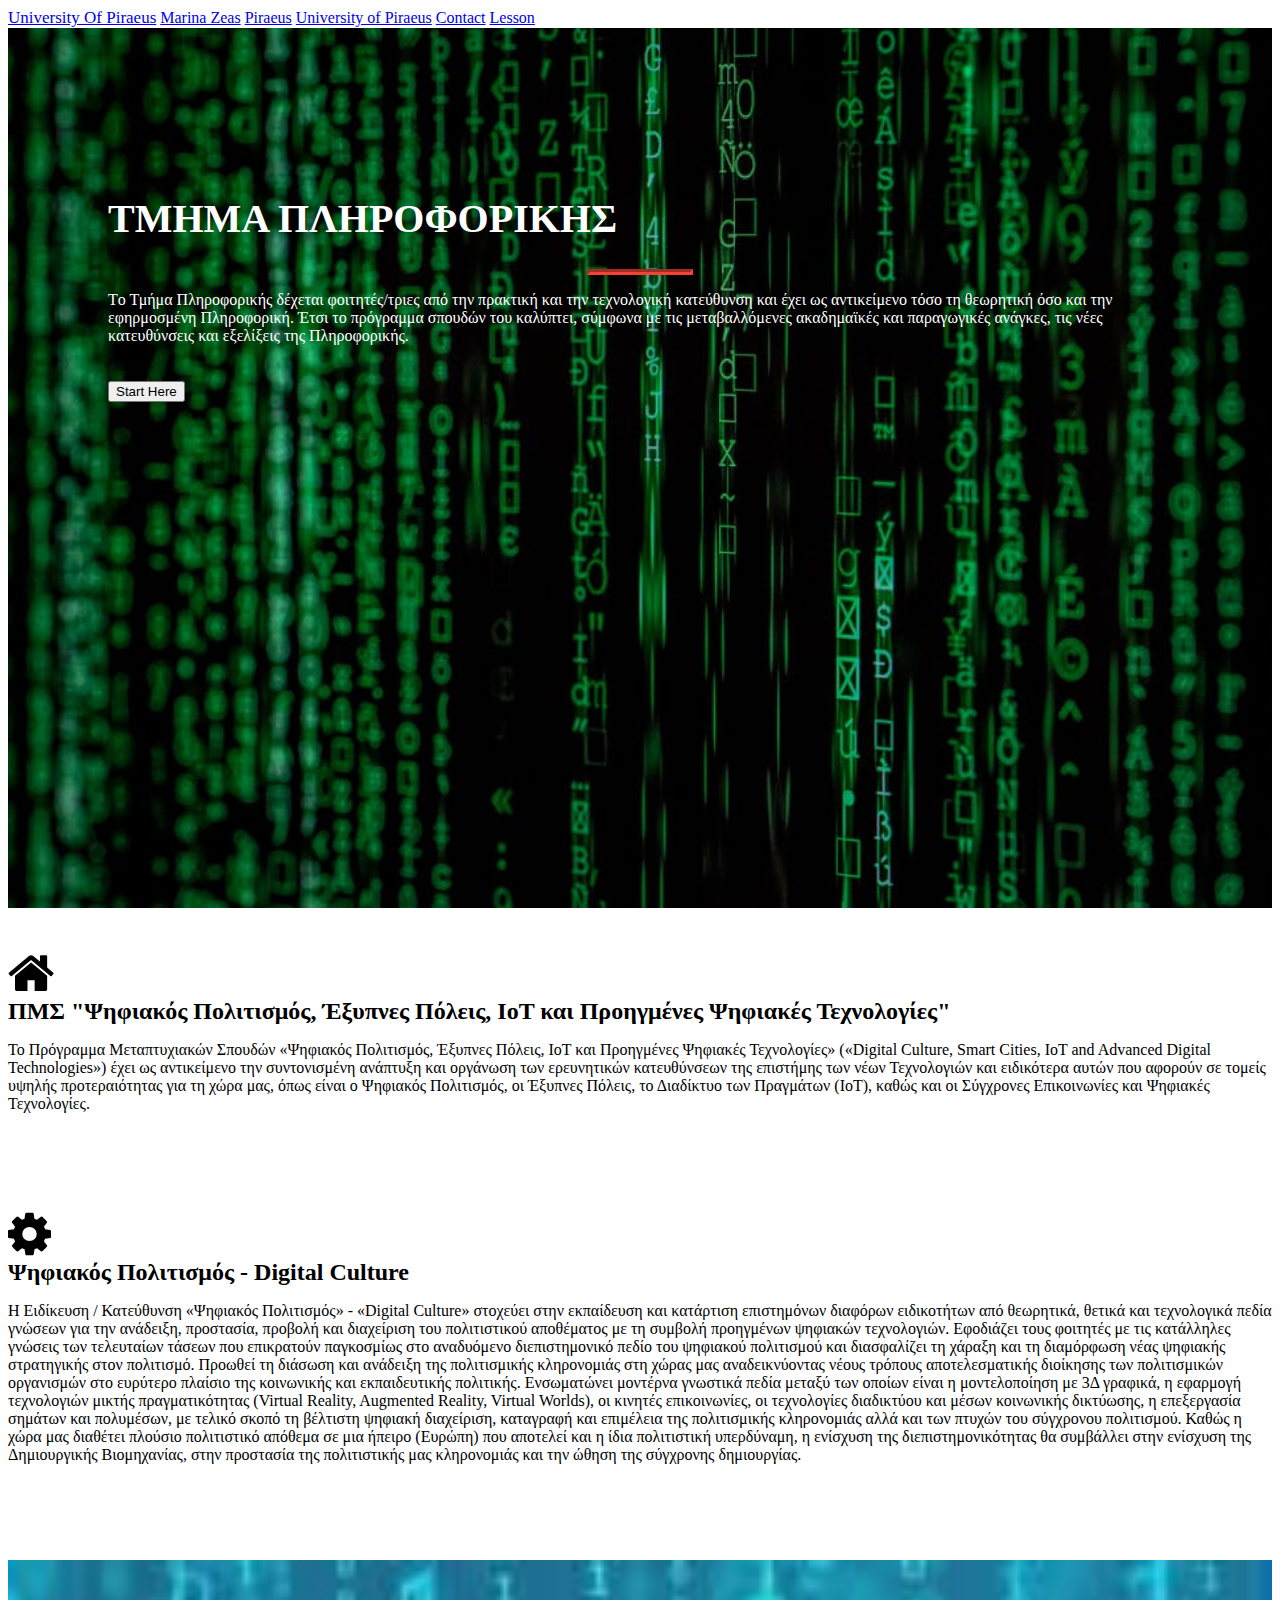
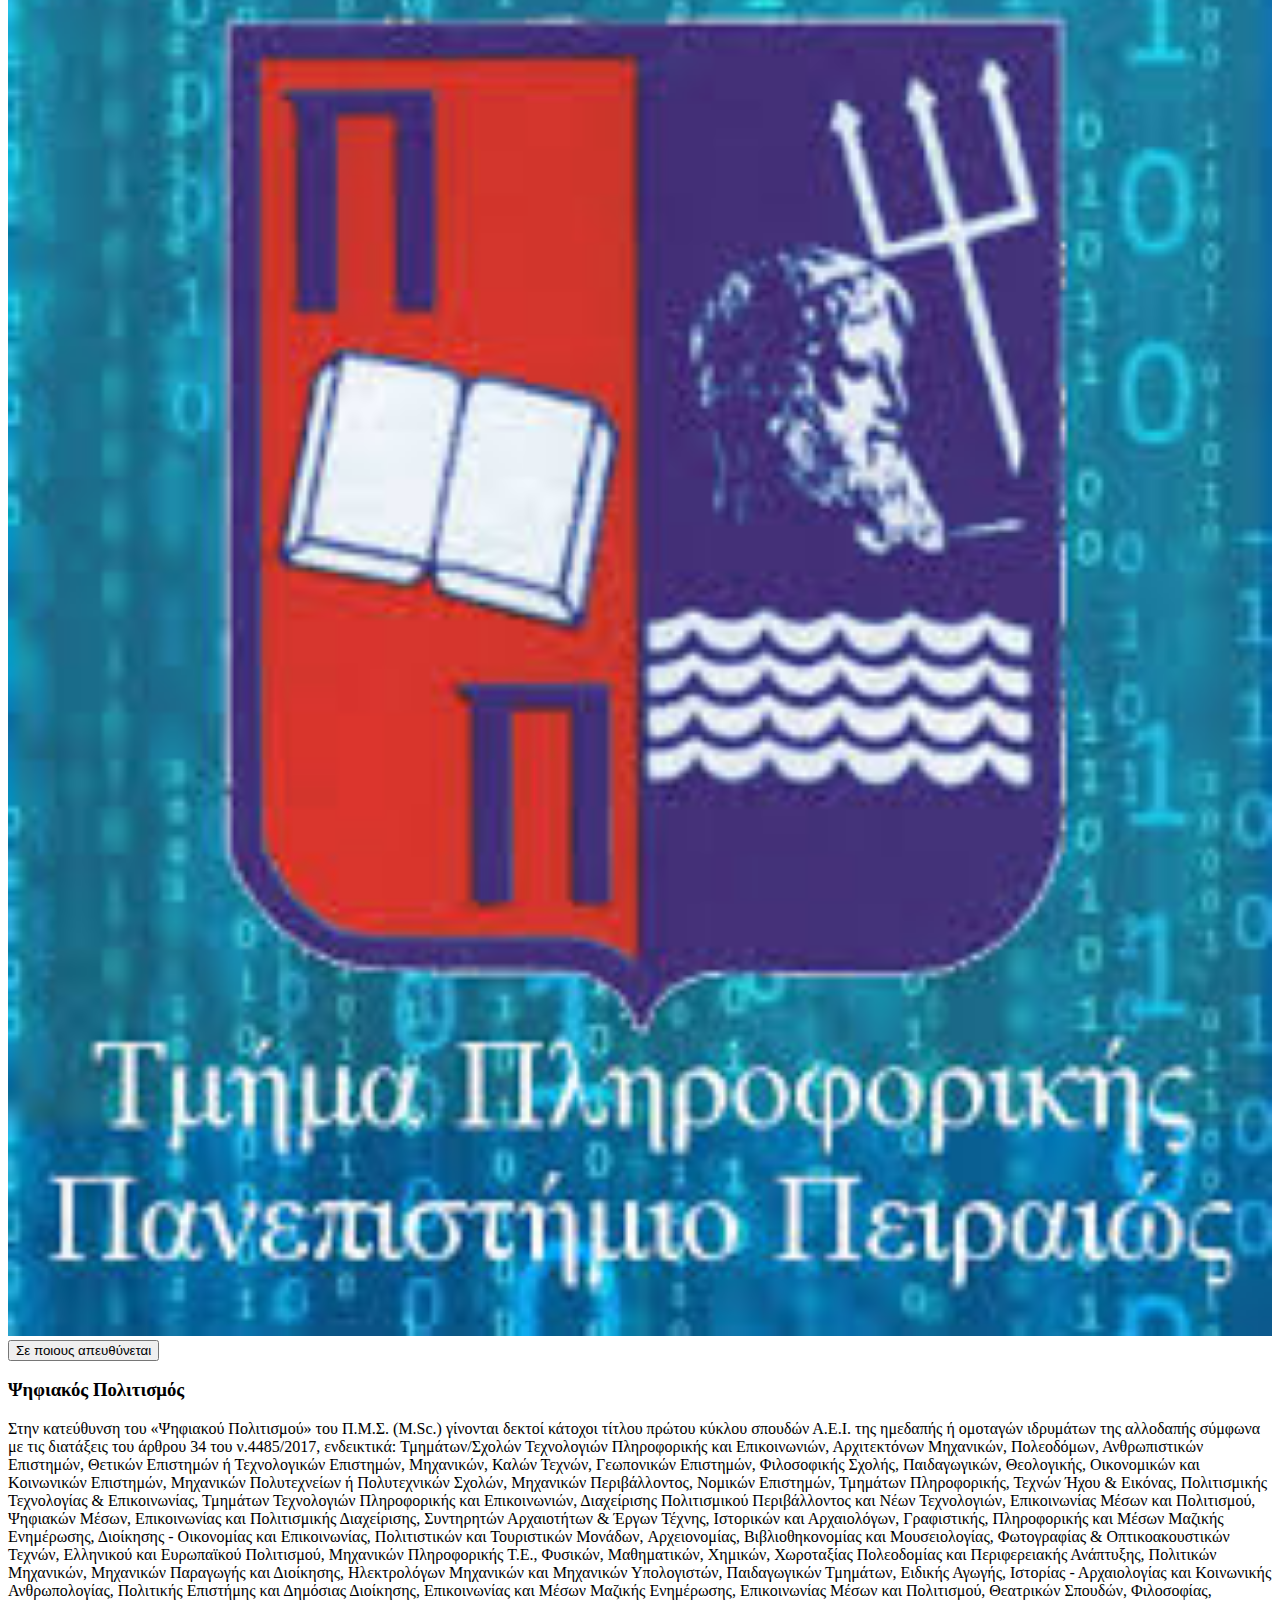
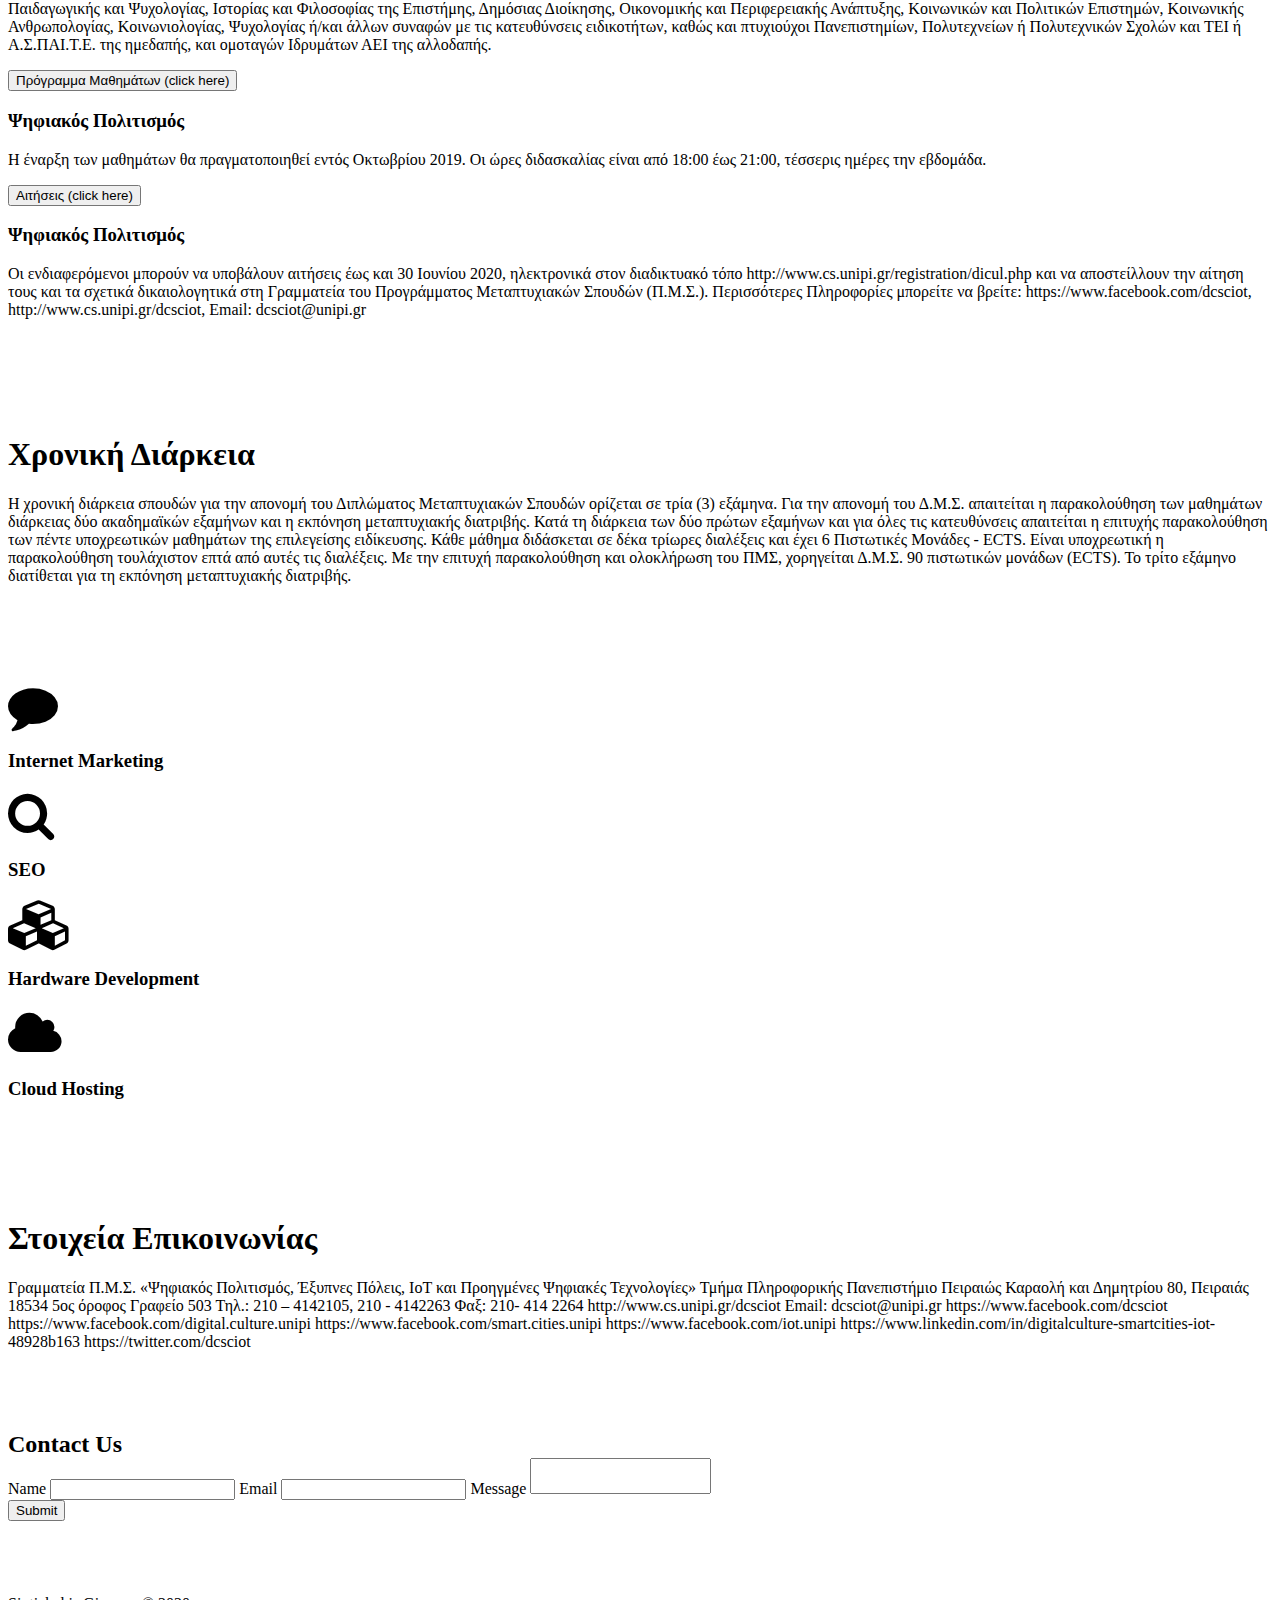
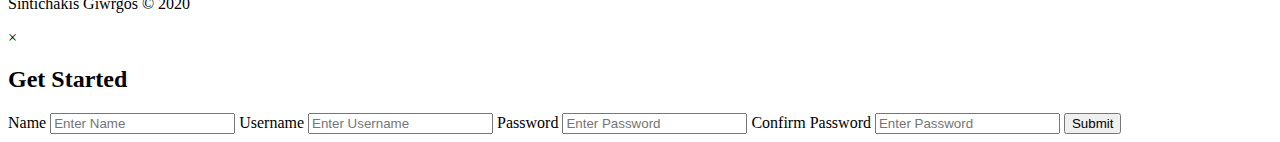
<file: universityofpiraeus.html>
<!DOCTYPE html>
<html>
  <head>
    <meta charset="utf-8">
    <title>University Of Piraeus</title>
    <meta name="viewport" content="width=device-width, initial-scale=1">
    <link rel="stylesheet" href="https://www.w3schools.com/lib/w3.css">
    <link rel="stylesheet" href="https://maxcdn.bootstrapcdn.com/font-awesome/4.7.0/css/font-awesome.min.css">
    <link rel="stylesheet" href="style3.css">
  </head>
  <body>

    <div class="w3-top">
    <div class="w3-bar w3-black">
       <a href="https://www.unipi.gr/unipi/el/plh-home.html" target="_blank">
      <span class="branding w3-bar-item w3-mobile">University Of Piraeus</span></a>
      <span class="w3-right w3-mobile">
      <a class="w3-bar-item w3-button w3-mobile w3-hover-red" href="index.html">Marina Zeas</a>
      <a class="w3-bar-item w3-button w3-mobile w3-hover-red" href="Piraeus.html">Piraeus</a>
      <a class="w3-bar-item w3-button w3-mobile w3-hover-red" href="#">University of Piraeus</a>
      <a class="w3-bar-item w3-button w3-mobile w3-hover-red" href="contact.html">Contact</a>
      <a class="w3-bar-item w3-button w3-mobile w3-hover-red" href="lesson.html">Lesson</a>
      </span>
    </div>
    </div>

    <section class="showcase">
      <div class="w3-container w3-center">
        <h1 class="w3-text-shadow w3-animate-opacity">Τμημα Πληροφορικης</h1>
        <hr>
        <p class="w3-animate-opacity">Tο Τμήμα Πληροφορικής δέχεται φοιτητές/τριες από την πρακτική και την τεχνολογική κατεύθυνση και έχει ως αντικείμενο τόσο τη θεωρητική όσο και την εφηρμοσμένη Πληροφορική. Έτσι το πρόγραμμα σπουδών του καλύπτει, σύμφωνα με τις μεταβαλλόμενες ακαδημαϊκές και παραγωγικές ανάγκες, τις νέες κατευθύνσεις και εξελίξεις της Πληροφορικής.</p>
        <button onclick="document.getElementById('start-modal').style.display='block'" class="w3-button w3-red w3-large w3-opacity">Start Here</button>
      </div>
    </section>

    <section class="section w3-red w3-hover-opacity">
      <div class="w3-container w3-center">
        <i class="fa fa-home"></i>
        <h2>ΠΜΣ "Ψηφιακός Πολιτισμός, Έξυπνες Πόλεις, IoT και Προηγμένες Ψηφιακές Τεχνολογίες"</h2>
        <p>Το Πρόγραμμα Μεταπτυχιακών Σπουδών «Ψηφιακός Πολιτισμός, Έξυπνες Πόλεις, IoT και Προηγμένες Ψηφιακές Τεχνολογίες» («Digital Culture, Smart Cities, IoT and Advanced Digital Technologies») έχει ως αντικείμενο την συντονισμένη ανάπτυξη και οργάνωση των ερευνητικών κατευθύνσεων της επιστήμης των νέων Τεχνολογιών και ειδικότερα αυτών που αφορούν σε τομείς υψηλής προτεραιότητας για τη χώρα μας, όπως είναι ο Ψηφιακός Πολιτισμός, οι Έξυπνες Πόλεις, το Διαδίκτυο των Πραγμάτων (IoT), καθώς και οι Σύγχρονες Επικοινωνίες και Ψηφιακές Τεχνολογίες. </p>
      </div>
    </section>

    <section class="section w3-light-grey w3-hover-opacity">
      <div class="w3-container w3-center">
        <i class="fa fa-cog"></i>
        <h2>Ψηφιακός Πολιτισμός - Digital Culture</h2>
        <p>Η Ειδίκευση / Κατεύθυνση «Ψηφιακός Πολιτισμός» - «Digital Culture» στοχεύει στην εκπαίδευση και κατάρτιση επιστημόνων διαφόρων ειδικοτήτων από θεωρητικά, θετικά και τεχνολογικά πεδία γνώσεων για την ανάδειξη, προστασία, προβολή και διαχείριση του πολιτιστικού αποθέματος με τη συμβολή προηγμένων ψηφιακών τεχνολογιών. Eφοδιάζει τους φοιτητές με τις κατάλληλες γνώσεις των τελευταίων τάσεων που επικρατούν παγκοσμίως στο αναδυόμενο διεπιστημονικό πεδίο του ψηφιακού πολιτισμού και διασφαλίζει τη χάραξη και τη διαμόρφωση νέας ψηφιακής στρατηγικής στον πολιτισμό. Προωθεί τη διάσωση και ανάδειξη της πολιτισμικής κληρονομιάς στη χώρας μας αναδεικνύοντας νέους τρόπους αποτελεσματικής διοίκησης των πολιτισμικών οργανισμών στο ευρύτερο πλαίσιο της κοινωνικής και εκπαιδευτικής πολιτικής. Ενσωματώνει μοντέρνα γνωστικά πεδία μεταξύ των οποίων είναι η μοντελοποίηση με 3Δ γραφικά, η εφαρμογή τεχνολογιών μικτής πραγματικότητας (Virtual Reality, Augmented Reality, Virtual Worlds), οι κινητές επικοινωνίες, οι τεχνολογίες διαδικτύου και μέσων κοινωνικής δικτύωσης, η επεξεργασία σημάτων και πολυμέσων, με τελικό σκοπό τη βέλτιστη ψηφιακή διαχείριση, καταγραφή και επιμέλεια της πολιτισμικής κληρονομιάς αλλά και των πτυχών του σύγχρονου πολιτισμού. Καθώς η χώρα μας διαθέτει πλούσιο πολιτιστικό απόθεμα σε μια ήπειρο (Ευρώπη) που αποτελεί και η ίδια πολιτιστική υπερδύναμη, η ενίσχυση της διεπιστημονικότητας θα συμβάλλει στην ενίσχυση της Δημιουργικής Βιομηχανίας, στην προστασία της πολιτιστικής μας κληρονομιάς και την ώθηση της σύγχρονης δημιουργίας.</p>
      </div>
    </section>

    <section id="about" class="section">
      <div class="w3-container">
        <div class="w3-row-padding">
          <div class="w3-col m5">
            <img src="pixel.jpg">
          </div>
          <div class="w3-col m7">
            <button onclick="accFunction('what')" class="w3-btn-block w3-left-align">
              Σε ποιους απευθύνεται</button>
              <div id="what" class="w3-container w3-show">
                <h3>Ψηφιακός Πολιτισμός</h3>
                Στην κατεύθυνση του «Ψηφιακού Πολιτισμού» του Π.Μ.Σ. (M.Sc.) γίνονται δεκτοί κάτοχοι τίτλου πρώτου κύκλου σπουδών Α.Ε.Ι. της ημεδαπής ή ομοταγών ιδρυμάτων της αλλοδαπής σύμφωνα με τις διατάξεις του άρθρου 34 του ν.4485/2017, ενδεικτικά: Τμημάτων/Σχολών Τεχνολογιών Πληροφορικής και Επικοινωνιών, Αρχιτεκτόνων Μηχανικών, Πολεοδόμων, Ανθρωπιστικών Επιστημών, Θετικών Επιστημών ή Τεχνολογικών Επιστημών, Μηχανικών, Καλών Τεχνών, Γεωπονικών Επιστημών, Φιλοσοφικής Σχολής, Παιδαγωγικών, Θεολογικής, Οικονομικών και Κοινωνικών Επιστημών, Μηχανικών Πολυτεχνείων ή Πολυτεχνικών Σχολών, Μηχανικών Περιβάλλοντος, Νομικών Επιστημών, Τμημάτων Πληροφορικής, Τεχνών Ήχου & Εικόνας, Πολιτισμικής Τεχνολογίας & Επικοινωνίας, Τμημάτων Τεχνολογιών Πληροφορικής και Επικοινωνιών, Διαχείρισης Πολιτισμικού Περιβάλλοντος και Νέων Τεχνολογιών, Επικοινωνίας Μέσων και Πολιτισμού, Ψηφιακών Μέσων, Επικοινωνίας και Πολιτισμικής Διαχείρισης, Συντηρητών Αρχαιοτήτων & Έργων Τέχνης, Ιστορικών και Αρχαιολόγων, Γραφιστικής, Πληροφορικής και Μέσων Μαζικής Ενημέρωσης, Διοίκησης - Οικονομίας και Επικοινωνίας, Πολιτιστικών και Τουριστικών Μονάδων, Aρχειονομίας, Bιβλιοθηκονομίας και Μουσειολογίας, Φωτογραφίας & Οπτικοακουστικών Τεχνών, Ελληνικού και Ευρωπαϊκού Πολιτισμού, Μηχανικών Πληροφορικής Τ.Ε., Φυσικών, Μαθηματικών, Χημικών, Χωροταξίας Πολεοδομίας και Περιφερειακής Ανάπτυξης, Πολιτικών Μηχανικών, Μηχανικών Παραγωγής και Διοίκησης, Ηλεκτρολόγων Μηχανικών και Μηχανικών Υπολογιστών, Παιδαγωγικών Τμημάτων, Ειδικής Αγωγής, Ιστορίας - Αρχαιολογίας και Κοινωνικής Ανθρωπολογίας, Πολιτικής Επιστήμης και Δημόσιας Διοίκησης, Επικοινωνίας και Μέσων Μαζικής Ενημέρωσης, Επικοινωνίας Μέσων και Πολιτισμού, Θεατρικών Σπουδών, Φιλοσοφίας, Παιδαγωγικής και Ψυχολογίας, Ιστορίας και Φιλοσοφίας της Επιστήμης, Δημόσιας Διοίκησης, Οικονομικής και Περιφερειακής Ανάπτυξης, Κοινωνικών και Πολιτικών Επιστημών, Κοινωνικής Ανθρωπολογίας, Κοινωνιολογίας, Ψυχολογίας ή/και άλλων συναφών με τις κατευθύνσεις ειδικοτήτων, καθώς και πτυχιούχοι Πανεπιστημίων, Πολυτεχνείων ή Πολυτεχνικών Σχολών και ΤΕΙ ή Α.Σ.ΠΑΙ.Τ.Ε. της ημεδαπής, και ομοταγών Ιδρυμάτων ΑΕΙ της αλλοδαπής.</p>
              </div>

              <button onclick="accFunction('who')" class="w3-btn-block w3-left-align">
              Πρόγραμμα Μαθημάτων (click here)</button>
                <div id="who" class="w3-container w3-hide">
                  <h3>Ψηφιακός Πολιτισμός</h3>
                  <p>Η έναρξη των μαθημάτων θα πραγματοποιηθεί εντός Οκτωβρίου 2019. Οι ώρες διδασκαλίας είναι από 18:00 έως 21:00, τέσσερις ημέρες την εβδομάδα.</p>                </div>

                <button onclick="accFunction('where')" class="w3-btn-block w3-left-align">
                Αιτήσεις (click here)</button>
                  <div id="where" class="w3-container w3-hide"><!--w3-show εαν θελω να φαινεται-->
                    <h3>Ψηφιακός Πολιτισμός</h3>
                    <p>Οι ενδιαφερόμενοι μπορούν να υποβάλουν αιτήσεις έως και 30 Ιουνίου 2020, ηλεκτρονικά στον διαδικτυακό τόπο http://www.cs.unipi.gr/registration/dicul.php  και να αποστείλλουν την αίτηση τους και τα σχετικά δικαιολογητικά στη Γραμματεία του Προγράμματος Μεταπτυχιακών Σπουδών (Π.Μ.Σ.).

                    Περισσότερες Πληροφορίες μπορείτε να βρείτε: https://www.facebook.com/dcsciot, http://www.cs.unipi.gr/dcsciot, Email: dcsciot@unipi.gr</p>                  </div>
          </div>
        </div>
      </div>
    </section>

    <section id="services" class="section w3-red w3-hover-opacity">
      <div class="w3-container w3-center">
        <h1 class="w3-text-shadow">Χρονική Διάρκεια</h1>
        <p>Η χρονική διάρκεια σπουδών για την απονομή του Διπλώματος Μεταπτυχιακών Σπουδών ορίζεται σε τρία (3) εξάμηνα.
          Για την απονομή του Δ.Μ.Σ. απαιτείται η παρακολούθηση των μαθημάτων διάρκειας δύο ακαδημαϊκών εξαμήνων και η εκπόνηση μεταπτυχιακής διατριβής. Κατά τη διάρκεια των δύο πρώτων εξαμήνων και για όλες τις κατευθύνσεις απαιτείται η επιτυχής παρακολούθηση των πέντε υποχρεωτικών μαθημάτων της επιλεγείσης ειδίκευσης.
          Κάθε μάθημα διδάσκεται σε δέκα τρίωρες διαλέξεις και έχει 6 Πιστωτικές Μονάδες - ECTS. Είναι υποχρεωτική η παρακολούθηση τουλάχιστον επτά από αυτές τις διαλέξεις.
          Με την επιτυχή παρακολούθηση και ολοκλήρωση του ΠΜΣ, χορηγείται Δ.Μ.Σ. 90 πιστωτικών μονάδων (ECTS). Το τρίτο εξάμηνο διατίθεται για τη εκπόνηση μεταπτυχιακής διατριβής.</p>
      </div>
    </section>

    <section class="section w3-light-grey">
      <div class="w3-container w3-center">
        <div class="w3-row">
          <div class="w3-col m3">
            <i class="fa fa-comment w3-red w3-padding-small w3-round-xlarge"></i>
            <h3>Internet Marketing</h3>
          </div>
          <div class="w3-col m3">
            <i class="fa fa-search w3-red w3-padding-small w3-round-xlarge"></i>
            <h3>SEO</h3>
          </div>
          <div class="w3-col m3">
            <i class="fa fa-cubes w3-red w3-padding-small w3-round-xlarge"></i>
            <h3>Hardware Development</h3>
          </div>
          <div class="w3-col m3">
            <i class="fa fa-cloud w3-red w3-padding-small w3-round-xlarge"></i>
            <h3>Cloud Hosting</h3>
          </div>
          </div>
        </div>
    </section>

    <section id="contact" class="section w3-dark-grey w3-hover-opacity">
      <div class="w3-container w3-center">
        <h1 class="w3-text-shadow">Στοιχεία Επικοινωνίας</h1>
        Γραμματεία Π.Μ.Σ.
        «Ψηφιακός Πολιτισμός, Έξυπνες Πόλεις, IoT και Προηγμένες Ψηφιακές Τεχνολογίες»
        Τμήμα Πληροφορικής
        Πανεπιστήμιο Πειραιώς
        Καραολή και Δημητρίου 80,
        Πειραιάς 18534
        5ος όροφος Γραφείο 503
        Τηλ.: 210 – 4142105, 210 - 4142263
        Φαξ: 210- 414 2264
        http://www.cs.unipi.gr/dcsciot
        Email: dcsciot@unipi.gr
        https://www.facebook.com/dcsciot
        https://www.facebook.com/digital.culture.unipi
        https://www.facebook.com/smart.cities.unipi
        https://www.facebook.com/iot.unipi
        https://www.linkedin.com/in/digitalculture-smartcities-iot-48928b163
        https://twitter.com/dcsciot
    </div>
    </section>

    <section class="section">
      <div class="w3-container">
        <div class="w3-card-4">
    <div class="w3-container w3-dark-grey">
      <h2>Contact Us</h2>
    </div>
    <form class="w3-container w3-padding-xlarge">
    <label class="w3-label">Name</label>
    <input class="w3-input" type="text">
    <label class="w3-label">Email</label>
    <input class="w3-input" type="text">
    <label class="w3-input">Message</label>
    <textarea class="w3-input w3-border" style="resize:none"></textarea>
    <br>
    <button type="submit" class="w3-button">Submit</button>
    <br><br>
    </form>
    </div>
    </div>
    </section>

    <footer class="w3-black w3-padding-xlarge w3-center">
    <p>Sintichakis Giwrgos &copy; 2020</p>
    </footer>

    <div id="start-modal" class="w3-modal">
      <div class="w3-modal-content">
        <header class="w3-container w3-red">
          <span onclick="document.getElementById('start-modal').style.display='none'" class="w3-closebtn">&times;</span>
          <h2>Get Started</h2>
        </header>
        <div class="w3-container">
          <form>
            <div class="w3-section">
              <label>Name</label>
              <input class="w3-input w3-border w3-margin-bottom" type="text" placeholder="Enter Name">
              <label> Username</label>
              <input class="w3-input w3-border w3-margin-bottom" type="text" placeholder="Enter Username">
              <label>Password</label>
              <input class="w3-input w3-border w3-margin-bottom" type="password" placeholder="Enter Password">
              <label>Confirm Password</label>
              <input class="w3-input w3-border w3-margin-bottom" type="password" placeholder="Enter Password">
              <button class="w3-black w3-btn-block w3-section w3-padding">Submit</button>
            </div>
          </form>
        </div>
      </div>
    </div>

    <script>
function accFunction(id) {
  var x = document.getElementById(id);
  if (x.className.indexOf("w3-show") == -1) {
    x.className += " w3-show";
  } else {
    x.className = x.className.replace(" w3-show", "");
  }
}
</script>
  </body>
</html>
</file>
<file: style.css>
body{
  font-family: 'Roboto', sans-serif;
  margin:0;
}

 h1{
   padding: 8px;
   background: rgba(255,0,0,0.8);
   border-radius: 8px;
   margin: 0;
   font-size: 64px;
   font-family: 'Roboto Slab', serif;
}

p{
  line-height: 1.5;
}

main{
  margin: 0 auto;
}

a{
  text-decoration: none;
  color: black;
}

a:hover{
  text-decoration: underline;
}



input,
textarea{
  height: 32px;
  padding: 0 16px;
  font-family: 'Roboto Condensed', sans-serif;
  font-size:20px;
  border: none;
  box-shadow: inset 8px 3px  18px -4px rgba(0, 0, 0, 0.4);
}

input:focus,
textarea:focus{
  outline: none;
}



#banner{
  height: 100vh;
  display: flex;
  align-items: center;
  justify-content: center;
  flex-direction: column;
  background: rgba(0, 0, 0, 0.2) url('snow.jpeg');
  background-size: cover;
  background-attachment: fixed;
  background-position: center;
  background-blend-mode: overlay;
  color: white;
}

#banner h3{
  background: black;
  border-radius: 8px;
  padding:0 24px;
  font-size:24px;
}



#searchbox{
  position: fixed;
  right: 0;
  top:24px;
  width: 500px;
  pointer-events: none;
  z-index: 50;
  transition: 0.4s;
}

#searchbox input{
  height: 48px;
  width:100%;
}



nav{
  height:72px;
  background: #202125;
  width: 100%;
  margin: 0;
  position: fixed;
  font-family: 'Roboto Condensed', sans-serif;
  font-size: 20px;
  display: flex;
  justify-content: space-between;
  padding: 0 16px 0 0;
  box-sizing: border-box;
  z-index: 100;
}

nav a{
  padding: 0 32px;
  color: #eee;
  transition: 0.4s;
}

nav a:hover{
  text-decoration: none;
  color: red;
}

nav ul{
  display: flex;
  list-style: none;
  justify-content: space-around;
  align-items: center;
  height: 100%;
  margin: 0;
}

.active{
  color: #f783ae;
}

#logo-img{
  display: flex;
  height: 100%;
  background: #111;
  padding: 0 32px;
  align-items: center;
  color: white;
  transition: .4s
}

#logo-img img{
  height: 74px;
  width: 100px;
}
#logo-img:hover{
  background: #778899;
}

#menu-icon{
  height: 100%;
  font-size: 28px;
  padding: 0 4px;
  color: #eee;
  display: none;/*εαν θελω να φαινετε τοτε βαζω αντι none flex*/
  align-items: center;
}



#search-icon{
  color:white;
  padding: 0 32px;
  cursor: pointer;
  transition: 0.4s;
}

#search-icon:hover{
  color: red;
}



#slideout-menu{
  display: none;
  background: #2d3436;
  z-index: 100;
  position: fixed;
  transition: 0.4s;
  margin-top: 72px;
  width:100%;
  text-align: center;
  opacity: 0;
  pointer-events: none;
}

#slideout-menu ul{
  list-style: none;
  padding: 0 32px;
}

#slideout-menu ul li{
  padding: 8px;
}

#slideout-menu a{
  font-family: "Roboto Condensed", sans-serif;
  font-size: 20px;
  color: white;
}

#slideout-menu input{
  width: 85%;
  padding: 8px;
  font-family: "Roboto Condensed", sans-serif;
  font-size: 20px;
  text-align: center;
}



section{
  display: flex;
  justify-content: space-around;
  flex-wrap: wrap;
}

.section-heading{
  font-size: 32px;
  font-family: 'Roboto Condensed', sans-serif;
  border-left: 3px solid black;
  border-right: 3px solid black;
  transition: all 0.4s;
  display: inline-block;
  padding: 4px 32px;
}

.section-heading:hover{
  padding: 4px 48px;
  background: red;
}



#section-source p{
  padding: 8px;
  text-align: center;
}

#section-source a{
  margin: 8px;
  text-align: center;
}



.card-image{
  transition: 0.4s;
}

.card-image:hover{
  box-shadow: 0 10px 6px -6px #777;
}

.card .card-description{
  padding: 0 8px;
}



.btn-readmore{
  padding: 8px 24px;
  border: 3px solid black;
  transition: 0.4s;
  display: inline-block;
  margin-bottom: 24px;
  margin-left: 24px;
  font-weight: bold;
  cursor: pointer;
  background-color: white;
}

.btn-readmore:hover{
  background: red;
  text-decoration: none;
  padding: 8px 64px 8px 24px;
  color: white;
}



footer {
  background: black;
  padding: 8px;
  color:#eee;
  display: flex;
}

footer a{
  color: white;
}

footer #left-footer{
  flex:1;
  border-right: 1px solid red;
  padding-left: 32px;
}

footer #left-footer ul{
  padding: 0;
  list-style: none;
  line-height: 1.5;
}

footer #right-footer{
  flex: 2;
  padding: 8px;
  text-align: center;
}

footer #social-media-footer a .fa-facebook,
footer #social-media-footer a .fa-youtube,
footer #social-media-footer a .fa-twitter {
  color: white;
  transition: 0.4s;
}

footer #social-media-footer ul{
  display: flex;
  list-style: none;
  justify-content: center;
  padding: 0;
}

footer #social-media-footer ul li{
  font-size: 48px;
  padding: 16px;
  transition: 0.4s;
}

footer #social-media-footer ul li:hover a .fa-youtube{
  color: red;
}

footer #social-media-footer ul li:hover a .fa-facebook{
  color: #3b5998;
}

footer #social-media-footer ul li:hover a .fa-twitter{
  color:  #00acee;
}



@media (max-width:900px){
  nav ul{
    display: none;
  }

  #menu-icon{
    display: flex;
  }

  #slideout-menu{
    display: block;
  }

  #searchbox{
    display: none;
  }
}

@media(max-width:719px) {
  main {
    width:95%;
  }

  section {
    flex-direction: column;
  }

  .card,
  .card .card-image img{
    width: 100%;
  }

  footer{
    flex-direction: column;
    text-align: center;
  }

  footer #left-footer{
    flex:1;
    border-right: 0;
    border-left: 0;
  }

  footer #right-footer{
    background: #eee;
    color: black;
  }

  footer #right-footer a{
    color: black;
  }

  footer #social-media-footer a .fa-facebook,
  footer #social-media-footer a .fa-youtube,
  footer #social-media-footer a .fa-twitter,{
    color: black;
    transition: 0.4s;
  }
}

@media (max-width:600px) {
  main{
    width:100%;
  }

  h1{
    font-size: 48px;
  }

  #banner h3{
    font-size: 20px;
  }

  .card{
    text-align: center;
  }

  #logo-img{
    padding: 0;
  }
}

@media(min-width:720px){
  main{
    width:95%;
  }
  .card {
    width: 45%;
  }
  .card .card-image img{
    width: 100%;
  }
}

@media(min-width:1200px) {
  main {
    width:85%;
  }
}
</file>
<file: style4.css>
*{
  margin: 0;
  padding: 0;
  border: 0;
}

body{
  background-color: #222;
  font-family: Arial, Helvetica, sans-serif;
}

@font-face {
  font-family: 'Genericons';
  src: url('Genericons.woff')
  format('woff'),
  url('Genericons.eot')
  format('truetype')
}

.container{
  margin: 50px auto;
  width: 90%;
}

header h1{
  color: #fff;
  margin-bottom: 10px;
  text-align: center;
}

.accordion{
  background: #333;
  width: 100%;
  min-width: 800px;
  display: block;
  list-style-type: none;
  overflow: hidden;
  height: 200px;
  font-size: 0;
}

.tab{
  display: inline-block;
  background-color: #444;
  border-right: #333 solid 1px;
  width: 80px;
  height: 200px;
  overflow: hidden;
  position: relative;
  margin: 0;
  transition: all 0.5s ease-in-out 0.1s;
}

.tab:hover{
  width: 450px;
}

.tab:hover .social a:before{
  margin-left: -100px;
}

.tab:hover .social a:after{
margin-left: -5px;
}


.tab .content{
  background: #fff;
  width: 360px;
  height: 200px;
  margin-left: 80px;
  position: relative;
  padding: 50px 0 0 15px;
}

.tab .content h1{
  font-size: 2.5rem;
  margin-bottom: 10px;
}

.tab .content p{
  font-size: 0.85rem;
  line-height: 1.4rem;
  padding-right: 30px;
}

.social a:before,
.social a:after{
  transition: all 0.4s ease-in-out 0.1s;
width: 80px;
height: 200px;
position: absolute;
text-indent: 0;
padding-top: 90px;
padding-left: 25px;
display: block;
font: normal 30px Genericons;
color: #fff;
}

.social a:after{
  font-size: 49px;
  padding-left: 20px;
  padding-top: 80px;
  margin-left: 85px;
}

.youtube a:before,
.youtube a:after{
  content: '\f213';
}

.youtube a:after{
  background-color: #ff0000;
}

.twitter a:before,
.twitter a:after{
  content: '\f202';
}

.twitter a:after{
  background-color: #6dc5dd;
}

.facebook a:before,
.facebook a:after{
  content: '\f204';
}

.facebook a:after{
  background-color: #3b5998;
}

.linkedin a:before,
.linkedin a:after{
  content: '\f208';
}

.linkedin a:after{
  background-color: #00a9cd;
}

.instagram a:before,
.instagram a:after{
  content: '\f215';
}

.instagram a:after{
  background-color: #6dc993;
}

.github a:before,
.github a:after{
  content: '\f200';
}

.github a:after{
  background-color: #6e5494;
}

@media(max-width:950px){
  .container{
    width: 70%;
  }
  .tab{
    display: block;
    width: 100%;
    border-bottom: 3px #333 solid;
  }
  .accordion{
    display: block;
    min-width:450px;
    height: auto;
  }
  .tab .content{
    width: 85%;
  }
  .tab:hover{
    width: 100%;
  }
}

@media(max-width:680px){
  .container{
    width: 95%;
  }
  .accordion{
    width: 100%;
    min-width:350px;
  }
}
</file>
<file: style5.css>
*{
  margin: 0;
  padding: 0;
}

body{
  font-family: Arial, Helvetica, sans-serif;
  background-color: #12475f;
  color: #fff;
  line-height: 1.6;
  text-align: center;
}

.container{
  max-width: 960px;
  margin: auto;
  padding: 0 30px;
}

#showcase{
  height: 300px;
}

#showcase h1{
  font-size: 50px;
  line-height: 1.3;
  position: relative;
  animation: heading;
  animation-duration: 3s;
  animation-fill-mode: forwards;
}

@keyframes heading {
  0%   {top: -50px}
  100% {top: 200px}
}

#content{
  position: relative;
  animation-name: content;
  animation-duration: 3s;
  animation-fill-mode: forwards;
}

@keyframes content {
  0%   {left: -1000px;}
  100% {left: 0;}
}

.btn{
  display: inline-block;
  color: #fff;
  text-decoration: none;
  padding: 1rem 2rem;
  border: #fff 1px solid;
  margin-top: 40px;
  opacity: 0;
  animation-name: btn;
  animation-duration: 3s;
  animation-delay: 3s;
  animation-fill-mode: forwards;
  transition-property: transform;
  transition-duration: 1s;
}

.btn:hover{
  transform: rotateY(180deg);
}

@keyframes btn {
  0%   {opacity: 0}
  100% {opacity: 1}
}
</file>
<file: style3.css>
.branding{
  font-size: 17px;
}

.showcase{
  height: 600px;
  background: url('8.jpg') no-repeat;
  background-size: cover;
  background-position: center;
  padding: 140px 100px;
  color: #fff;
}

.showcase h1{
  font-size: 40px;
  font-weight: 700;
  text-transform: uppercase;
}

.showcase hr{
  width: 100px;
  margin: auto;
  border-width: 3px;
  border-color: #f44336;
}


.showcase p{
  font-size: 16px;
  padding-bottom: 20px;
}

.section{
  padding: 40px 0;
}

.section h2{
  padding: 0;
  margin: 0;
}

.section .fa{
  font-size: 50px;
}

.section img{
  width: 100%;
}

@media only screen and (max-width:600px){
  body{
    margin-top: 190px;
  }
  .showcase{
    height: 470px;
    padding: 60px 0;
  }
}
</file>
